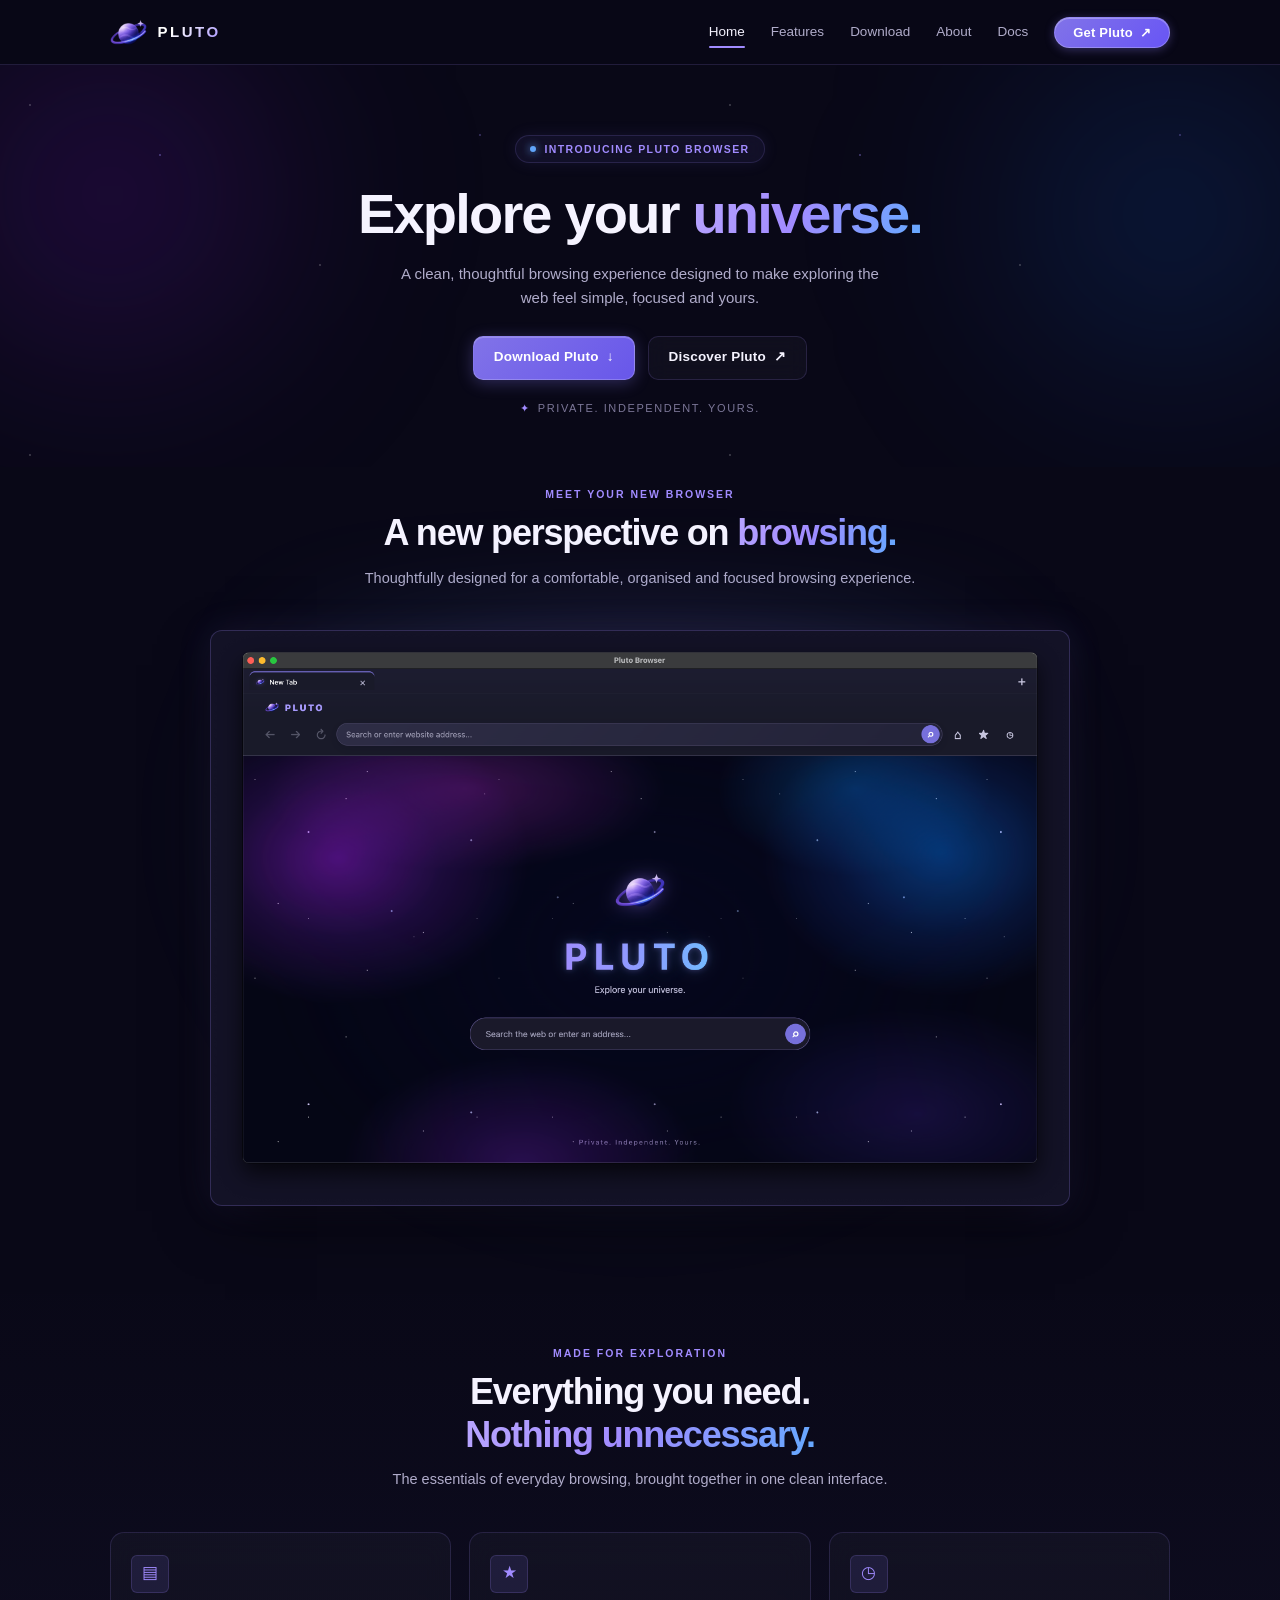
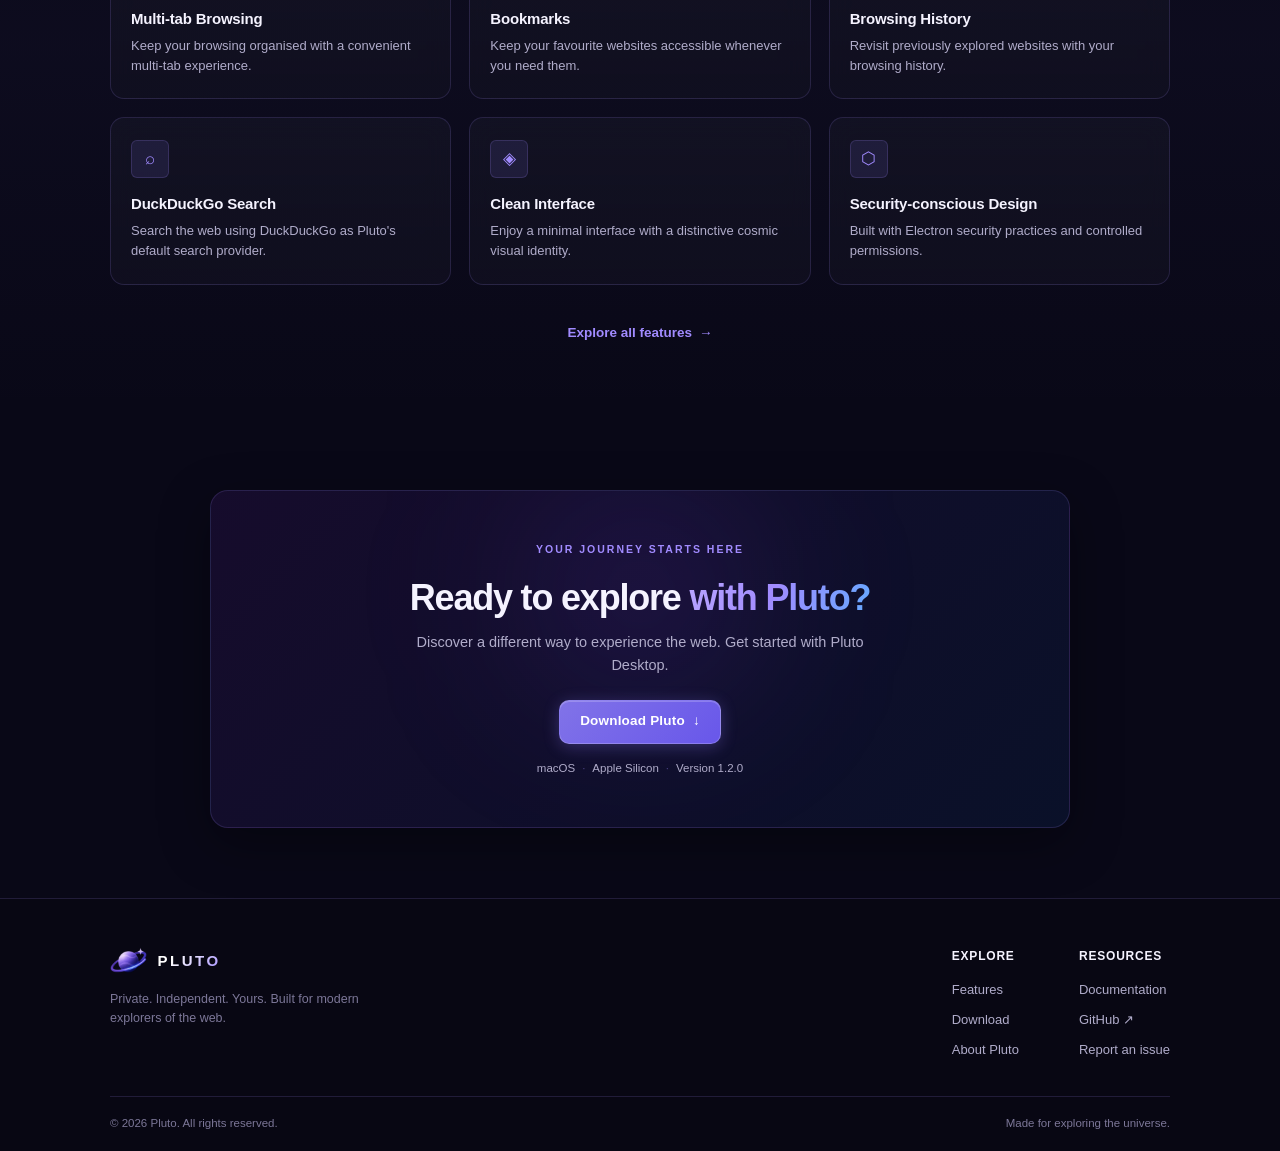
<file: index.html>
<!DOCTYPE html>
<html lang="en">
<head>
    <meta charset="UTF-8">
    <meta name="viewport" content="width=device-width, initial-scale=1.0">

    <title>Pluto — Explore Your Universe</title>
    <meta name="description" content="Meet Pluto, a clean and thoughtful desktop browser designed for a better browsing experience.">

    <link rel="icon" type="image/png" href="assets/logo/pluto-logo.png">
    <link rel="stylesheet" href="css/variables.css">
    <link rel="stylesheet" href="css/style.css">
    <link rel="stylesheet" href="css/responsive.css">

    <script src="js/main.js" defer></script>
    <script src="js/navigation.js" defer></script>
</head>

<body>

    <a href="#main" class="skip-link">Skip to main content</a>

    <!-- Navigation -->
    <header class="navbar">
        <div class="container nav-container">

            <a href="index.html" class="brand" aria-label="Pluto Browser Home">
                <img src="assets/logo/pluto-logo.png" alt="Pluto Logo">
                <span>PLUTO</span>
            </a>

            <button class="menu-toggle" id="menuToggle"
                    aria-label="Toggle navigation"
                    aria-expanded="false">
                <span></span>
                <span></span>
                <span></span>
            </button>

            <nav class="nav-links" id="navLinks">
                <a href="index.html" class="active">Home</a>
                <a href="features.html">Features</a>
                <a href="download.html">Download</a>
                <a href="about.html">About</a>
                <a href="docs.html">Docs</a>
                <a href="download.html" class="nav-download">Get Pluto <span>↗</span></a>
            </nav>

        </div>
    </header>


    <main id="main">

        <!-- Hero -->
        <section class="hero">
            <div class="hero-glow hero-glow-left"></div>
            <div class="hero-glow hero-glow-right"></div>

            <div class="stars"></div>

            <div class="container hero-content">

                <div class="hero-badge">
                    <span class="status-dot"></span>
                    INTRODUCING PLUTO BROWSER
                </div>

                <h1>
                    Explore your
                    <span>universe.</span>
                </h1>

                <p class="hero-description">
                    A clean, thoughtful browsing experience
                    designed to make exploring the web feel
                    simple, focused and yours.
                </p>

                <div class="hero-actions">
                    <a href="download.html" class="btn btn-primary">
                        Download Pluto <span>↓</span>
                    </a>

                    <a href="features.html" class="btn btn-secondary">
                        Discover Pluto <span>↗</span>
                    </a>
                </div>

                <div class="hero-note">
                    <span class="sparkle">✦</span> Private. Independent. Yours.
                </div>

            </div>

        </section>


        <!-- Browser Preview -->
        <section class="preview-section">
            <div class="container">

                <div class="section-heading">
                    <span class="eyebrow">MEET YOUR NEW BROWSER</span>

                    <h2>
                        A new perspective on
                        <span>browsing.</span>
                    </h2>

                    <p>
                        Thoughtfully designed for a comfortable,
                        organised and focused browsing experience.
                    </p>
                </div>

                <div class="browser-preview-wrapper">
                    <div class="preview-glow"></div>

                    <div class="browser-preview">
                        <img
                            src="assets/screenshots/pluto-homepage.png"
                            alt="Pluto Desktop Browser interface screenshot"
                            loading="lazy"
                        >
                    </div>
                </div>

            </div>
        </section>


        <!-- Features -->
        <section class="features-section">
            <div class="container">

                <div class="section-heading">
                    <span class="eyebrow">MADE FOR EXPLORATION</span>

                    <h2>
                        Everything you need.
                        <span>Nothing unnecessary.</span>
                    </h2>

                    <p>
                        The essentials of everyday browsing,
                        brought together in one clean interface.
                    </p>
                </div>

                <div class="feature-grid">

                    <article class="feature-card">
                        <div class="feature-icon">▤</div>
                        <h3>Multi-tab Browsing</h3>
                        <p>
                            Keep your browsing organised
                            with a convenient multi-tab experience.
                        </p>
                    </article>

                    <article class="feature-card">
                        <div class="feature-icon">★</div>
                        <h3>Bookmarks</h3>
                        <p>
                            Keep your favourite websites
                            accessible whenever you need them.
                        </p>
                    </article>

                    <article class="feature-card">
                        <div class="feature-icon">◷</div>
                        <h3>Browsing History</h3>
                        <p>
                            Revisit previously explored websites
                            with your browsing history.
                        </p>
                    </article>

                    <article class="feature-card">
                        <div class="feature-icon">⌕</div>
                        <h3>DuckDuckGo Search</h3>
                        <p>
                            Search the web using DuckDuckGo
                            as Pluto's default search provider.
                        </p>
                    </article>

                    <article class="feature-card">
                        <div class="feature-icon">◈</div>
                        <h3>Clean Interface</h3>
                        <p>
                            Enjoy a minimal interface with
                            a distinctive cosmic visual identity.
                        </p>
                    </article>

                    <article class="feature-card">
                        <div class="feature-icon">⬡</div>
                        <h3>Security-conscious Design</h3>
                        <p>
                            Built with Electron security
                            practices and controlled permissions.
                        </p>
                    </article>

                </div>

                <div class="features-link">
                    <a href="features.html">
                        Explore all features <span>→</span>
                    </a>
                </div>

            </div>
        </section>


        <!-- Download CTA -->
        <section class="download-section">
            <div class="container">

                <div class="download-card">

                    <div class="download-glow"></div>

                    <span class="eyebrow">YOUR JOURNEY STARTS HERE</span>

                    <h2>
                        Ready to explore
                        <span>with Pluto?</span>
                    </h2>

                    <p>
                        Discover a different way to experience
                        the web. Get started with Pluto Desktop.
                    </p>

                    <a
                        href="https://github.com/ParamMavani/pluto-browser/releases/download/v1.2.0/Pluto-1.2.0-arm64.dmg"
                        target="_blank"
                        rel="noopener noreferrer"
                        class="btn btn-primary"
                    >
                        Download Pluto <span>↓</span>
                    </a>

                    <div class="download-specs">
                        <span class="spec-tag">macOS</span>
                        <span class="spec-dot">·</span>
                        <span class="spec-tag">Apple Silicon</span>
                        <span class="spec-dot">·</span>
                        <span class="spec-tag">Version 1.2.0</span>
                    </div>

                </div>

            </div>
        </section>

    </main>


    <!-- Footer -->
    <footer class="footer">
        <div class="container">

            <div class="footer-main">

                <div class="footer-brand">
                    <a href="index.html" class="brand" aria-label="Pluto Browser Home">
                        <img src="assets/logo/pluto-logo.png" alt="Pluto Logo">
                        <span>PLUTO</span>
                    </a>

                    <p>Private. Independent. Yours. Built for modern explorers of the web.</p>
                </div>

                <div class="footer-nav">
                    <div class="footer-column">
                        <h4>Explore</h4>
                        <a href="features.html">Features</a>
                        <a href="download.html">Download</a>
                        <a href="about.html">About Pluto</a>
                    </div>

                    <div class="footer-column">
                        <h4>Resources</h4>
                        <a href="docs.html">Documentation</a>
                        <a href="https://github.com/ParamMavani/pluto-browser"
                           target="_blank"
                           rel="noopener noreferrer">GitHub <span>↗</span></a>
                        <a href="https://github.com/ParamMavani/pluto-browser/issues"
                           target="_blank"
                           rel="noopener noreferrer">Report an issue</a>
                    </div>
                </div>

            </div>

            <div class="footer-bottom">
                <p>© <span id="currentYear"></span> Pluto. All rights reserved.</p>
                <p>Made for exploring the universe.</p>
            </div>

        </div>
    </footer>

</body>
</html>
</file>
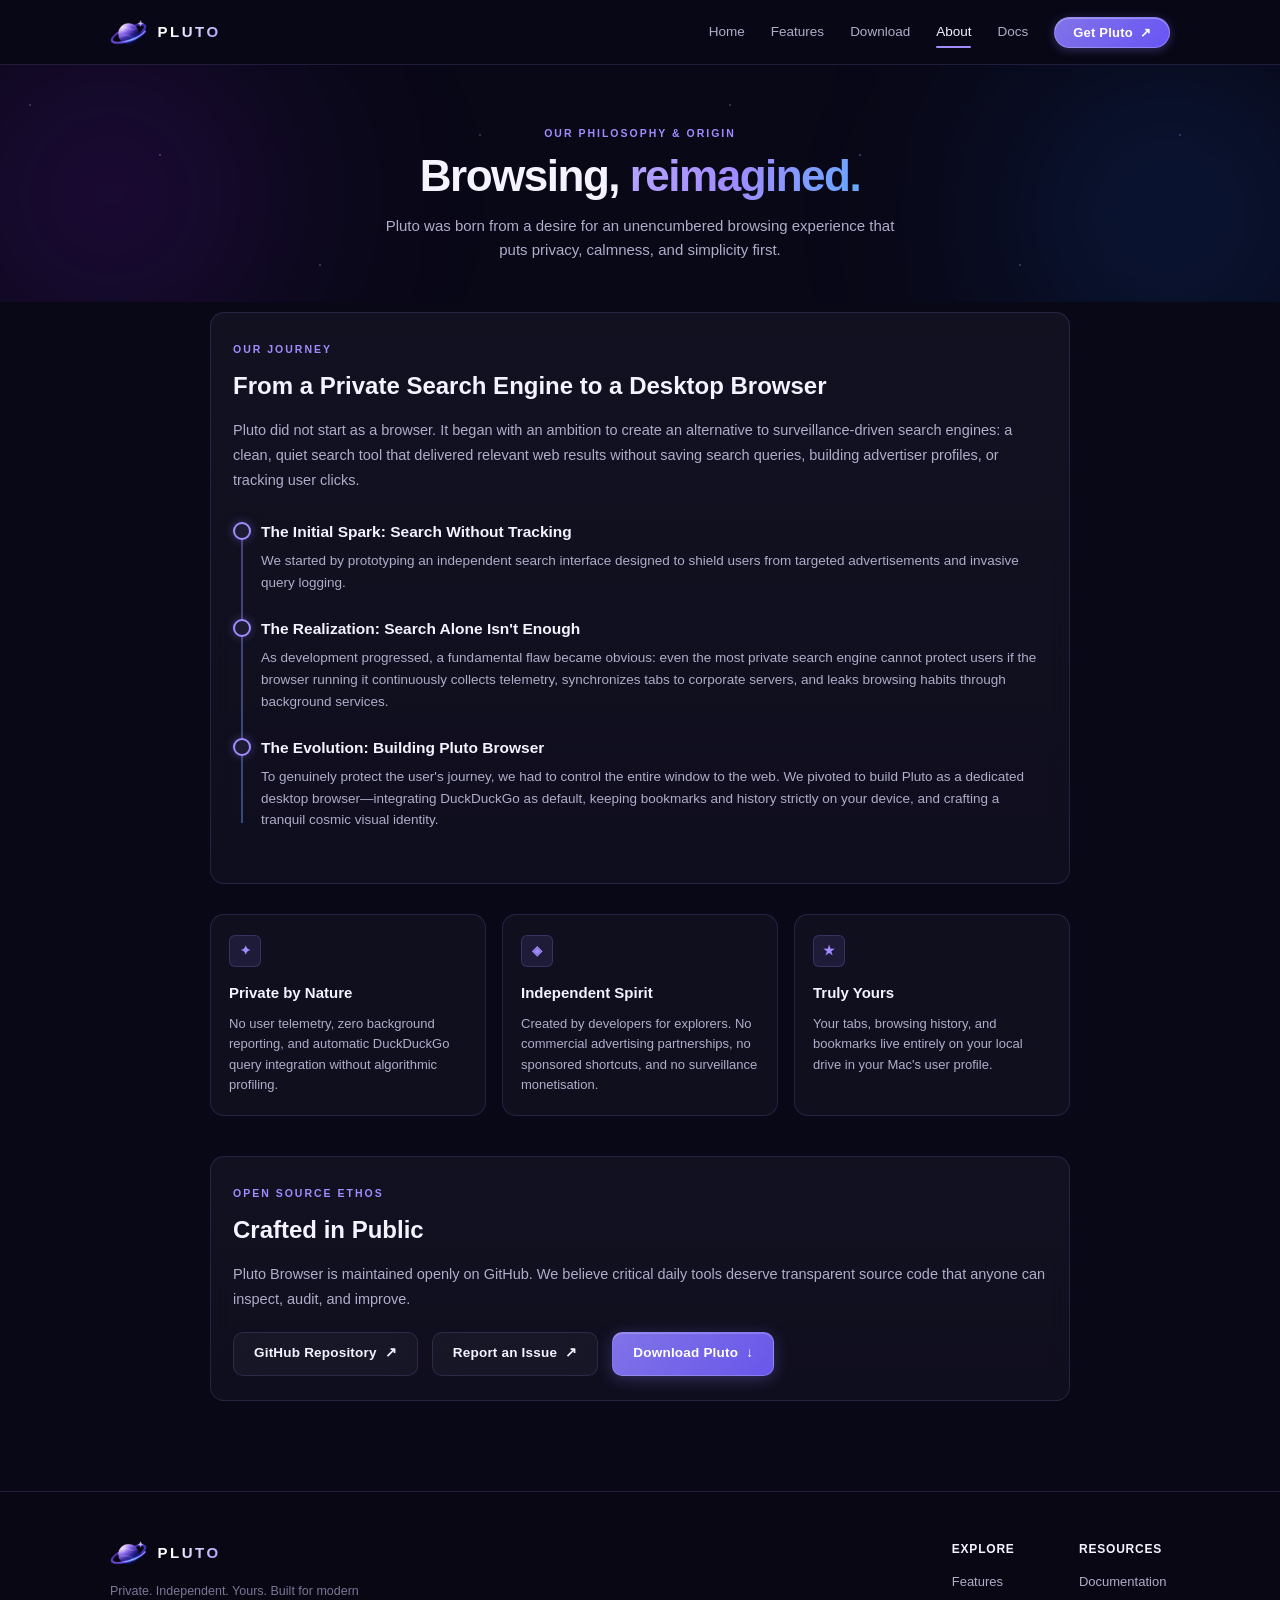
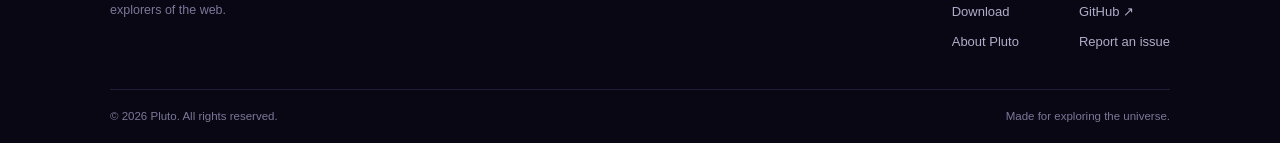
<file: about.html>
<!DOCTYPE html>
<html lang="en">
<head>
    <meta charset="UTF-8">
    <meta name="viewport" content="width=device-width, initial-scale=1.0">

    <title>About Pluto — Private, Independent, Yours</title>
    <meta name="description" content="Learn about Pluto's mission: building an independent, respectful, and thoughtfully crafted desktop browser.">

    <link rel="icon" type="image/png" href="assets/logo/pluto-logo.png">
    <link rel="stylesheet" href="css/variables.css">
    <link rel="stylesheet" href="css/style.css">
    <link rel="stylesheet" href="css/responsive.css">

    <script src="js/main.js" defer></script>
    <script src="js/navigation.js" defer></script>
</head>

<body>

    <a href="#main" class="skip-link">Skip to main content</a>

    <!-- Navigation -->
    <header class="navbar">
        <div class="container nav-container">

            <a href="index.html" class="brand" aria-label="Pluto Browser Home">
                <img src="assets/logo/pluto-logo.png" alt="Pluto Logo">
                <span>PLUTO</span>
            </a>

            <button class="menu-toggle" id="menuToggle"
                    aria-label="Toggle navigation"
                    aria-expanded="false">
                <span></span>
                <span></span>
                <span></span>
            </button>

            <nav class="nav-links" id="navLinks">
                <a href="index.html">Home</a>
                <a href="features.html">Features</a>
                <a href="download.html">Download</a>
                <a href="about.html" class="active">About</a>
                <a href="docs.html">Docs</a>
                <a href="download.html" class="nav-download">Get Pluto <span>↗</span></a>
            </nav>

        </div>
    </header>

    <main id="main">

        <!-- Page Header -->
        <section class="page-header">
            <div class="hero-glow hero-glow-left"></div>
            <div class="hero-glow hero-glow-right"></div>
            <div class="stars"></div>

            <div class="container hero-content">
                <span class="eyebrow">OUR PHILOSOPHY & ORIGIN</span>
                <h1>
                    Browsing,
                    <span>reimagined.</span>
                </h1>
                <p>
                    Pluto was born from a desire for an unencumbered browsing experience that puts privacy, calmness, and simplicity first.
                </p>
            </div>
        </section>

        <!-- About Content -->
        <section class="section" style="padding-top: 10px;">
            <div class="container" style="max-width: 860px;">

                <!-- The Origin Story & Journey -->
                <div class="content-card">
                    <span class="eyebrow">OUR JOURNEY</span>
                    <h2 style="font-size: 24px; margin-bottom: 14px;">From a Private Search Engine to a Desktop Browser</h2>
                    <p style="color: var(--text-secondary); line-height: 1.7; margin-bottom: 20px;">
                        Pluto did not start as a browser. It began with an ambition to create an alternative to surveillance-driven search engines: a clean, quiet search tool that delivered relevant web results without saving search queries, building advertiser profiles, or tracking user clicks.
                    </p>

                    <div class="timeline">
                        <div class="timeline-item">
                            <div class="timeline-dot"></div>
                            <div class="timeline-content">
                                <h3>The Initial Spark: Search Without Tracking</h3>
                                <p>We started by prototyping an independent search interface designed to shield users from targeted advertisements and invasive query logging.</p>
                            </div>
                        </div>

                        <div class="timeline-item">
                            <div class="timeline-dot"></div>
                            <div class="timeline-content">
                                <h3>The Realization: Search Alone Isn't Enough</h3>
                                <p>As development progressed, a fundamental flaw became obvious: even the most private search engine cannot protect users if the browser running it continuously collects telemetry, synchronizes tabs to corporate servers, and leaks browsing habits through background services.</p>
                            </div>
                        </div>

                        <div class="timeline-item">
                            <div class="timeline-dot"></div>
                            <div class="timeline-content">
                                <h3>The Evolution: Building Pluto Browser</h3>
                                <p>To genuinely protect the user's journey, we had to control the entire window to the web. We pivoted to build Pluto as a dedicated desktop browser—integrating DuckDuckGo as default, keeping bookmarks and history strictly on your device, and crafting a tranquil cosmic visual identity.</p>
                            </div>
                        </div>
                    </div>
                </div>

                <!-- Core Pillars -->
                <div class="step-grid" style="grid-template-columns: repeat(3, 1fr); margin-top: 30px; margin-bottom: 40px;">
                    <div class="step-card">
                        <div class="step-number">✦</div>
                        <h3>Private by Nature</h3>
                        <p>No user telemetry, zero background reporting, and automatic DuckDuckGo query integration without algorithmic profiling.</p>
                    </div>

                    <div class="step-card">
                        <div class="step-number">◈</div>
                        <h3>Independent Spirit</h3>
                        <p>Created by developers for explorers. No commercial advertising partnerships, no sponsored shortcuts, and no surveillance monetisation.</p>
                    </div>

                    <div class="step-card">
                        <div class="step-number">★</div>
                        <h3>Truly Yours</h3>
                        <p>Your tabs, browsing history, and bookmarks live entirely on your local drive in your Mac's user profile.</p>
                    </div>
                </div>

                <!-- Open Source & Community -->
                <div class="content-card">
                    <span class="eyebrow">OPEN SOURCE ETHOS</span>
                    <h2 style="font-size: 24px; margin-bottom: 14px;">Crafted in Public</h2>
                    <p style="color: var(--text-secondary); line-height: 1.7; margin-bottom: 20px;">
                        Pluto Browser is maintained openly on GitHub. We believe critical daily tools deserve transparent source code that anyone can inspect, audit, and improve.
                    </p>
                    <div class="hero-actions" style="justify-content: flex-start; gap: 14px;">
                        <a href="https://github.com/ParamMavani/pluto-browser" target="_blank" rel="noopener noreferrer" class="btn btn-secondary">
                            GitHub Repository <span>↗</span>
                        </a>
                        <a href="https://github.com/ParamMavani/pluto-browser/issues" target="_blank" rel="noopener noreferrer" class="btn btn-secondary">
                            Report an Issue <span>↗</span>
                        </a>
                        <a href="download.html" class="btn btn-primary">
                            Download Pluto <span>↓</span>
                        </a>
                    </div>
                </div>

            </div>
        </section>

    </main>

    <!-- Footer -->
    <footer class="footer">
        <div class="container">

            <div class="footer-main">

                <div class="footer-brand">
                    <a href="index.html" class="brand" aria-label="Pluto Browser Home">
                        <img src="assets/logo/pluto-logo.png" alt="Pluto Logo">
                        <span>PLUTO</span>
                    </a>

                    <p>Private. Independent. Yours. Built for modern explorers of the web.</p>
                </div>

                <div class="footer-nav">
                    <div class="footer-column">
                        <h4>Explore</h4>
                        <a href="features.html">Features</a>
                        <a href="download.html">Download</a>
                        <a href="about.html">About Pluto</a>
                    </div>

                    <div class="footer-column">
                        <h4>Resources</h4>
                        <a href="docs.html">Documentation</a>
                        <a href="https://github.com/ParamMavani/pluto-browser"
                           target="_blank"
                           rel="noopener noreferrer">GitHub <span>↗</span></a>
                        <a href="https://github.com/ParamMavani/pluto-browser/issues"
                           target="_blank"
                           rel="noopener noreferrer">Report an issue</a>
                    </div>
                </div>

            </div>

            <div class="footer-bottom">
                <p>© <span id="currentYear"></span> Pluto. All rights reserved.</p>
                <p>Made for exploring the universe.</p>
            </div>

        </div>
    </footer>

</body>
</html>
</file>
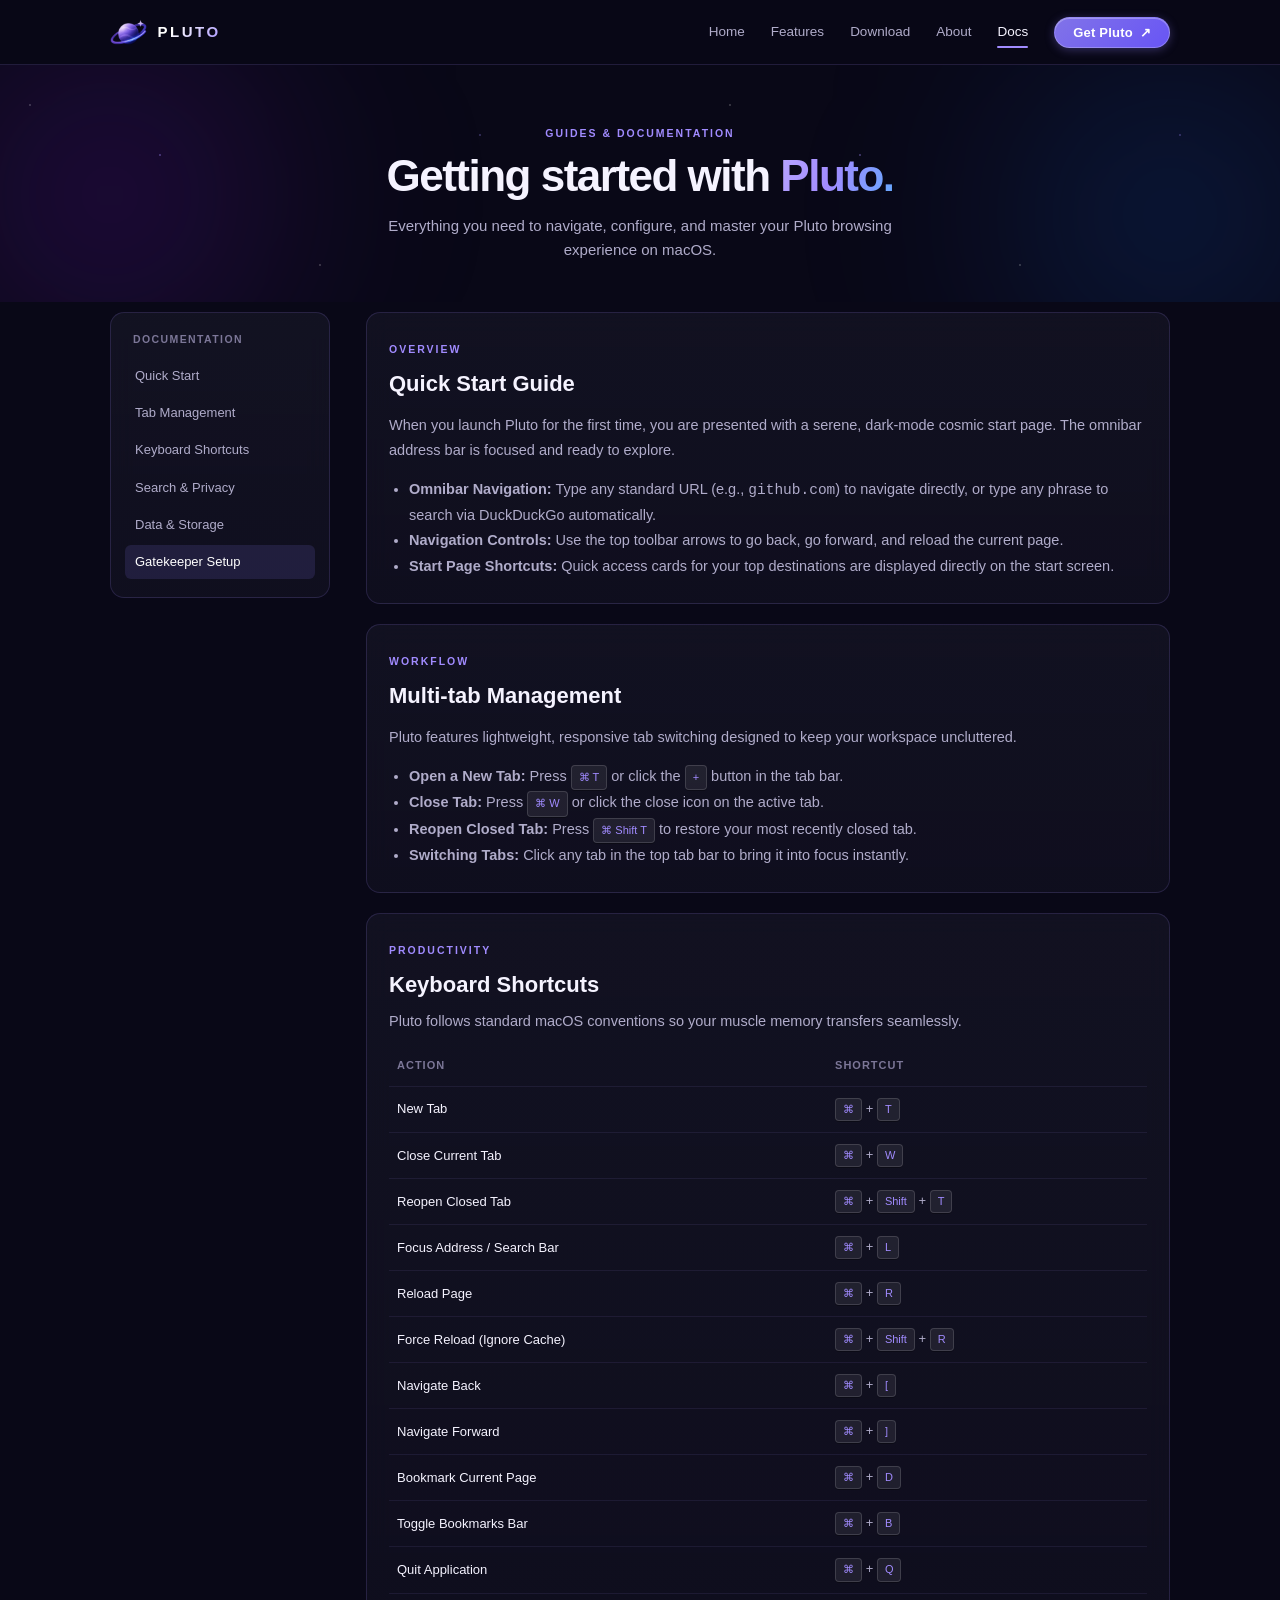
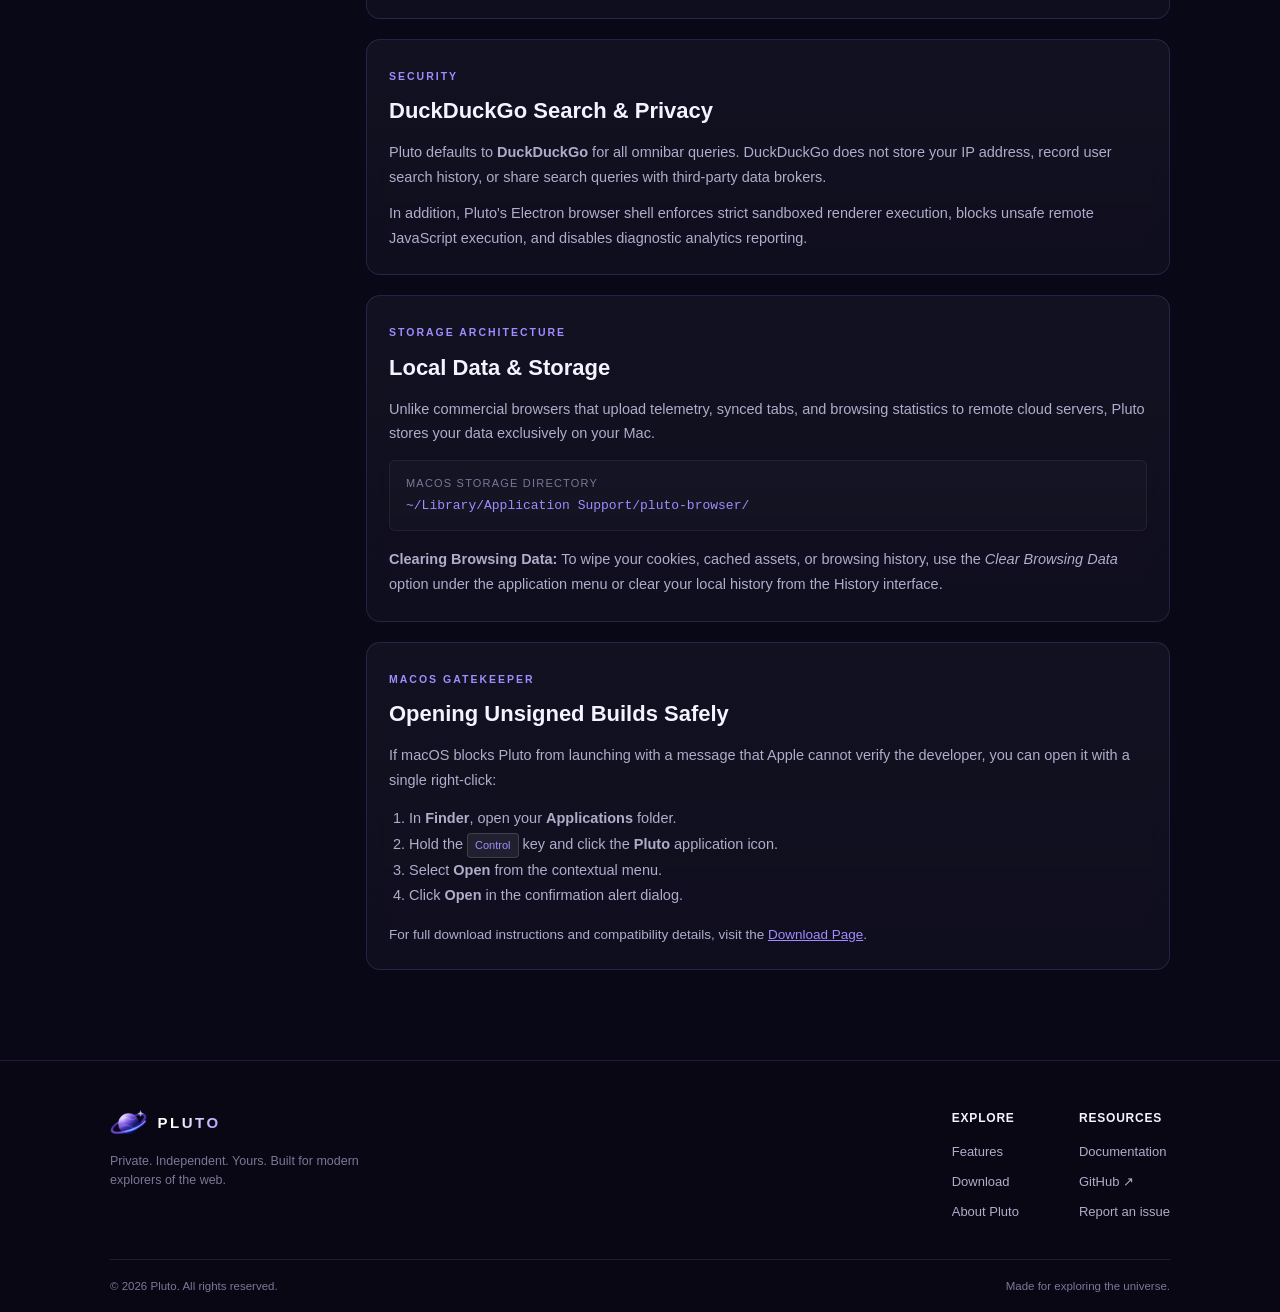
<file: docs.html>
<!DOCTYPE html>
<html lang="en">
<head>
    <meta charset="UTF-8">
    <meta name="viewport" content="width=device-width, initial-scale=1.0">

    <title>Documentation — Pluto Browser</title>
    <meta name="description" content="Official documentation, guides, and keyboard shortcuts for Pluto Desktop Browser on macOS.">

    <link rel="icon" type="image/png" href="assets/logo/pluto-logo.png">
    <link rel="stylesheet" href="css/variables.css">
    <link rel="stylesheet" href="css/style.css">
    <link rel="stylesheet" href="css/responsive.css">

    <script src="js/main.js" defer></script>
    <script src="js/navigation.js" defer></script>
</head>

<body>

    <a href="#main" class="skip-link">Skip to main content</a>

    <!-- Navigation -->
    <header class="navbar">
        <div class="container nav-container">

            <a href="index.html" class="brand" aria-label="Pluto Browser Home">
                <img src="assets/logo/pluto-logo.png" alt="Pluto Logo">
                <span>PLUTO</span>
            </a>

            <button class="menu-toggle" id="menuToggle"
                    aria-label="Toggle navigation"
                    aria-expanded="false">
                <span></span>
                <span></span>
                <span></span>
            </button>

            <nav class="nav-links" id="navLinks">
                <a href="index.html">Home</a>
                <a href="features.html">Features</a>
                <a href="download.html">Download</a>
                <a href="about.html">About</a>
                <a href="docs.html" class="active">Docs</a>
                <a href="download.html" class="nav-download">Get Pluto <span>↗</span></a>
            </nav>

        </div>
    </header>

    <main id="main">

        <!-- Page Header -->
        <section class="page-header">
            <div class="hero-glow hero-glow-left"></div>
            <div class="hero-glow hero-glow-right"></div>
            <div class="stars"></div>

            <div class="container hero-content">
                <span class="eyebrow">GUIDES & DOCUMENTATION</span>
                <h1>
                    Getting started with
                    <span>Pluto.</span>
                </h1>
                <p>
                    Everything you need to navigate, configure, and master your Pluto browsing experience on macOS.
                </p>
            </div>
        </section>

        <!-- Documentation Layout Section -->
        <section class="section" style="padding-top: 10px;">
            <div class="container">

                <div class="docs-layout">

                    <!-- Sticky Table of Contents Sidebar -->
                    <aside class="docs-sidebar" aria-label="Documentation navigation">
                        <h4>Documentation</h4>
                        <nav class="docs-nav-links">
                            <a href="#quick-start">Quick Start</a>
                            <a href="#tab-management">Tab Management</a>
                            <a href="#keyboard-shortcuts">Keyboard Shortcuts</a>
                            <a href="#search-privacy">Search & Privacy</a>
                            <a href="#data-storage">Data & Storage</a>
                            <a href="#gatekeeper-help">Gatekeeper Setup</a>
                        </nav>
                    </aside>

                    <!-- Main Documentation Content Area -->
                    <div class="docs-content">

                        <!-- Quick Start Section -->
                        <article class="content-card" id="quick-start">
                            <span class="eyebrow">OVERVIEW</span>
                            <h2 style="font-size: 22px; margin-bottom: 12px;">Quick Start Guide</h2>
                            <p style="color: var(--text-secondary); line-height: 1.7; margin-bottom: 14px;">
                                When you launch Pluto for the first time, you are presented with a serene, dark-mode cosmic start page. The omnibar address bar is focused and ready to explore.
                            </p>
                            <ul style="color: var(--text-secondary); line-height: 1.75; padding-left: 20px;">
                                <li><strong>Omnibar Navigation:</strong> Type any standard URL (e.g., <code>github.com</code>) to navigate directly, or type any phrase to search via DuckDuckGo automatically.</li>
                                <li><strong>Navigation Controls:</strong> Use the top toolbar arrows to go back, go forward, and reload the current page.</li>
                                <li><strong>Start Page Shortcuts:</strong> Quick access cards for your top destinations are displayed directly on the start screen.</li>
                            </ul>
                        </article>

                        <!-- Tab Management Section -->
                        <article class="content-card" id="tab-management">
                            <span class="eyebrow">WORKFLOW</span>
                            <h2 style="font-size: 22px; margin-bottom: 12px;">Multi-tab Management</h2>
                            <p style="color: var(--text-secondary); line-height: 1.7; margin-bottom: 14px;">
                                Pluto features lightweight, responsive tab switching designed to keep your workspace uncluttered.
                            </p>
                            <ul style="color: var(--text-secondary); line-height: 1.75; padding-left: 20px;">
                                <li><strong>Open a New Tab:</strong> Press <code class="key-badge">⌘ T</code> or click the <code class="key-badge">+</code> button in the tab bar.</li>
                                <li><strong>Close Tab:</strong> Press <code class="key-badge">⌘ W</code> or click the close icon on the active tab.</li>
                                <li><strong>Reopen Closed Tab:</strong> Press <code class="key-badge">⌘ Shift T</code> to restore your most recently closed tab.</li>
                                <li><strong>Switching Tabs:</strong> Click any tab in the top tab bar to bring it into focus instantly.</li>
                            </ul>
                        </article>

                        <!-- Keyboard Shortcuts Section -->
                        <article class="content-card" id="keyboard-shortcuts">
                            <span class="eyebrow">PRODUCTIVITY</span>
                            <h2 style="font-size: 22px; margin-bottom: 8px;">Keyboard Shortcuts</h2>
                            <p style="color: var(--text-secondary); margin-bottom: 16px;">
                                Pluto follows standard macOS conventions so your muscle memory transfers seamlessly.
                            </p>

                            <table class="shortcut-table">
                                <thead>
                                    <tr style="text-align: left; font-size: 11px; text-transform: uppercase; color: var(--text-muted); letter-spacing: 1px;">
                                        <th style="padding: 8px 8px 12px;">Action</th>
                                        <th style="padding: 8px 8px 12px;">Shortcut</th>
                                    </tr>
                                </thead>
                                <tbody>
                                    <tr>
                                        <td>New Tab</td>
                                        <td><span class="key-badge">⌘</span> + <span class="key-badge">T</span></td>
                                    </tr>
                                    <tr>
                                        <td>Close Current Tab</td>
                                        <td><span class="key-badge">⌘</span> + <span class="key-badge">W</span></td>
                                    </tr>
                                    <tr>
                                        <td>Reopen Closed Tab</td>
                                        <td><span class="key-badge">⌘</span> + <span class="key-badge">Shift</span> + <span class="key-badge">T</span></td>
                                    </tr>
                                    <tr>
                                        <td>Focus Address / Search Bar</td>
                                        <td><span class="key-badge">⌘</span> + <span class="key-badge">L</span></td>
                                    </tr>
                                    <tr>
                                        <td>Reload Page</td>
                                        <td><span class="key-badge">⌘</span> + <span class="key-badge">R</span></td>
                                    </tr>
                                    <tr>
                                        <td>Force Reload (Ignore Cache)</td>
                                        <td><span class="key-badge">⌘</span> + <span class="key-badge">Shift</span> + <span class="key-badge">R</span></td>
                                    </tr>
                                    <tr>
                                        <td>Navigate Back</td>
                                        <td><span class="key-badge">⌘</span> + <span class="key-badge">[</span></td>
                                    </tr>
                                    <tr>
                                        <td>Navigate Forward</td>
                                        <td><span class="key-badge">⌘</span> + <span class="key-badge">]</span></td>
                                    </tr>
                                    <tr>
                                        <td>Bookmark Current Page</td>
                                        <td><span class="key-badge">⌘</span> + <span class="key-badge">D</span></td>
                                    </tr>
                                    <tr>
                                        <td>Toggle Bookmarks Bar</td>
                                        <td><span class="key-badge">⌘</span> + <span class="key-badge">B</span></td>
                                    </tr>
                                    <tr>
                                        <td>Quit Application</td>
                                        <td><span class="key-badge">⌘</span> + <span class="key-badge">Q</span></td>
                                    </tr>
                                </tbody>
                            </table>
                        </article>

                        <!-- Search & Privacy Section -->
                        <article class="content-card" id="search-privacy">
                            <span class="eyebrow">SECURITY</span>
                            <h2 style="font-size: 22px; margin-bottom: 12px;">DuckDuckGo Search & Privacy</h2>
                            <p style="color: var(--text-secondary); line-height: 1.7; margin-bottom: 12px;">
                                Pluto defaults to <strong>DuckDuckGo</strong> for all omnibar queries. DuckDuckGo does not store your IP address, record user search history, or share search queries with third-party data brokers.
                            </p>
                            <p style="color: var(--text-secondary); line-height: 1.7;">
                                In addition, Pluto's Electron browser shell enforces strict sandboxed renderer execution, blocks unsafe remote JavaScript execution, and disables diagnostic analytics reporting.
                            </p>
                        </article>

                        <!-- Local Data & Storage Section -->
                        <article class="content-card" id="data-storage">
                            <span class="eyebrow">STORAGE ARCHITECTURE</span>
                            <h2 style="font-size: 22px; margin-bottom: 12px;">Local Data & Storage</h2>
                            <p style="color: var(--text-secondary); line-height: 1.7; margin-bottom: 14px;">
                                Unlike commercial browsers that upload telemetry, synced tabs, and browsing statistics to remote cloud servers, Pluto stores your data exclusively on your Mac.
                            </p>
                            <div class="spec-item" style="margin-bottom: 16px;">
                                <span class="label">macOS Storage Directory</span>
                                <code style="color: var(--accent-secondary); font-size: 13px; word-break: break-all;">~/Library/Application Support/pluto-browser/</code>
                            </div>
                            <p style="color: var(--text-secondary); line-height: 1.7;">
                                <strong>Clearing Browsing Data:</strong> To wipe your cookies, cached assets, or browsing history, use the <em>Clear Browsing Data</em> option under the application menu or clear your local history from the History interface.
                            </p>
                        </article>

                        <!-- Gatekeeper Setup Section -->
                        <article class="content-card" id="gatekeeper-help">
                            <span class="eyebrow">MACOS GATEKEEPER</span>
                            <h2 style="font-size: 22px; margin-bottom: 12px;">Opening Unsigned Builds Safely</h2>
                            <p style="color: var(--text-secondary); line-height: 1.7; margin-bottom: 14px;">
                                If macOS blocks Pluto from launching with a message that Apple cannot verify the developer, you can open it with a single right-click:
                            </p>
                            <ol style="color: var(--text-secondary); line-height: 1.75; padding-left: 20px; margin-bottom: 16px;">
                                <li>In <strong>Finder</strong>, open your <strong>Applications</strong> folder.</li>
                                <li>Hold the <code class="key-badge">Control</code> key and click the <strong>Pluto</strong> application icon.</li>
                                <li>Select <strong>Open</strong> from the contextual menu.</li>
                                <li>Click <strong>Open</strong> in the confirmation alert dialog.</li>
                            </ol>
                            <p style="color: var(--text-secondary); font-size: 13.5px;">
                                For full download instructions and compatibility details, visit the <a href="download.html" style="color: var(--accent-secondary); text-decoration: underline;">Download Page</a>.
                            </p>
                        </article>

                    </div>

                </div>

            </div>
        </section>

    </main>

    <!-- Footer -->
    <footer class="footer">
        <div class="container">

            <div class="footer-main">

                <div class="footer-brand">
                    <a href="index.html" class="brand" aria-label="Pluto Browser Home">
                        <img src="assets/logo/pluto-logo.png" alt="Pluto Logo">
                        <span>PLUTO</span>
                    </a>

                    <p>Private. Independent. Yours. Built for modern explorers of the web.</p>
                </div>

                <div class="footer-nav">
                    <div class="footer-column">
                        <h4>Explore</h4>
                        <a href="features.html">Features</a>
                        <a href="download.html">Download</a>
                        <a href="about.html">About Pluto</a>
                    </div>

                    <div class="footer-column">
                        <h4>Resources</h4>
                        <a href="docs.html">Documentation</a>
                        <a href="https://github.com/ParamMavani/pluto-browser"
                           target="_blank"
                           rel="noopener noreferrer">GitHub <span>↗</span></a>
                        <a href="https://github.com/ParamMavani/pluto-browser/issues"
                           target="_blank"
                           rel="noopener noreferrer">Report an issue</a>
                    </div>
                </div>

            </div>

            <div class="footer-bottom">
                <p>© <span id="currentYear"></span> Pluto. All rights reserved.</p>
                <p>Made for exploring the universe.</p>
            </div>

        </div>
    </footer>

</body>
</html>
</file>
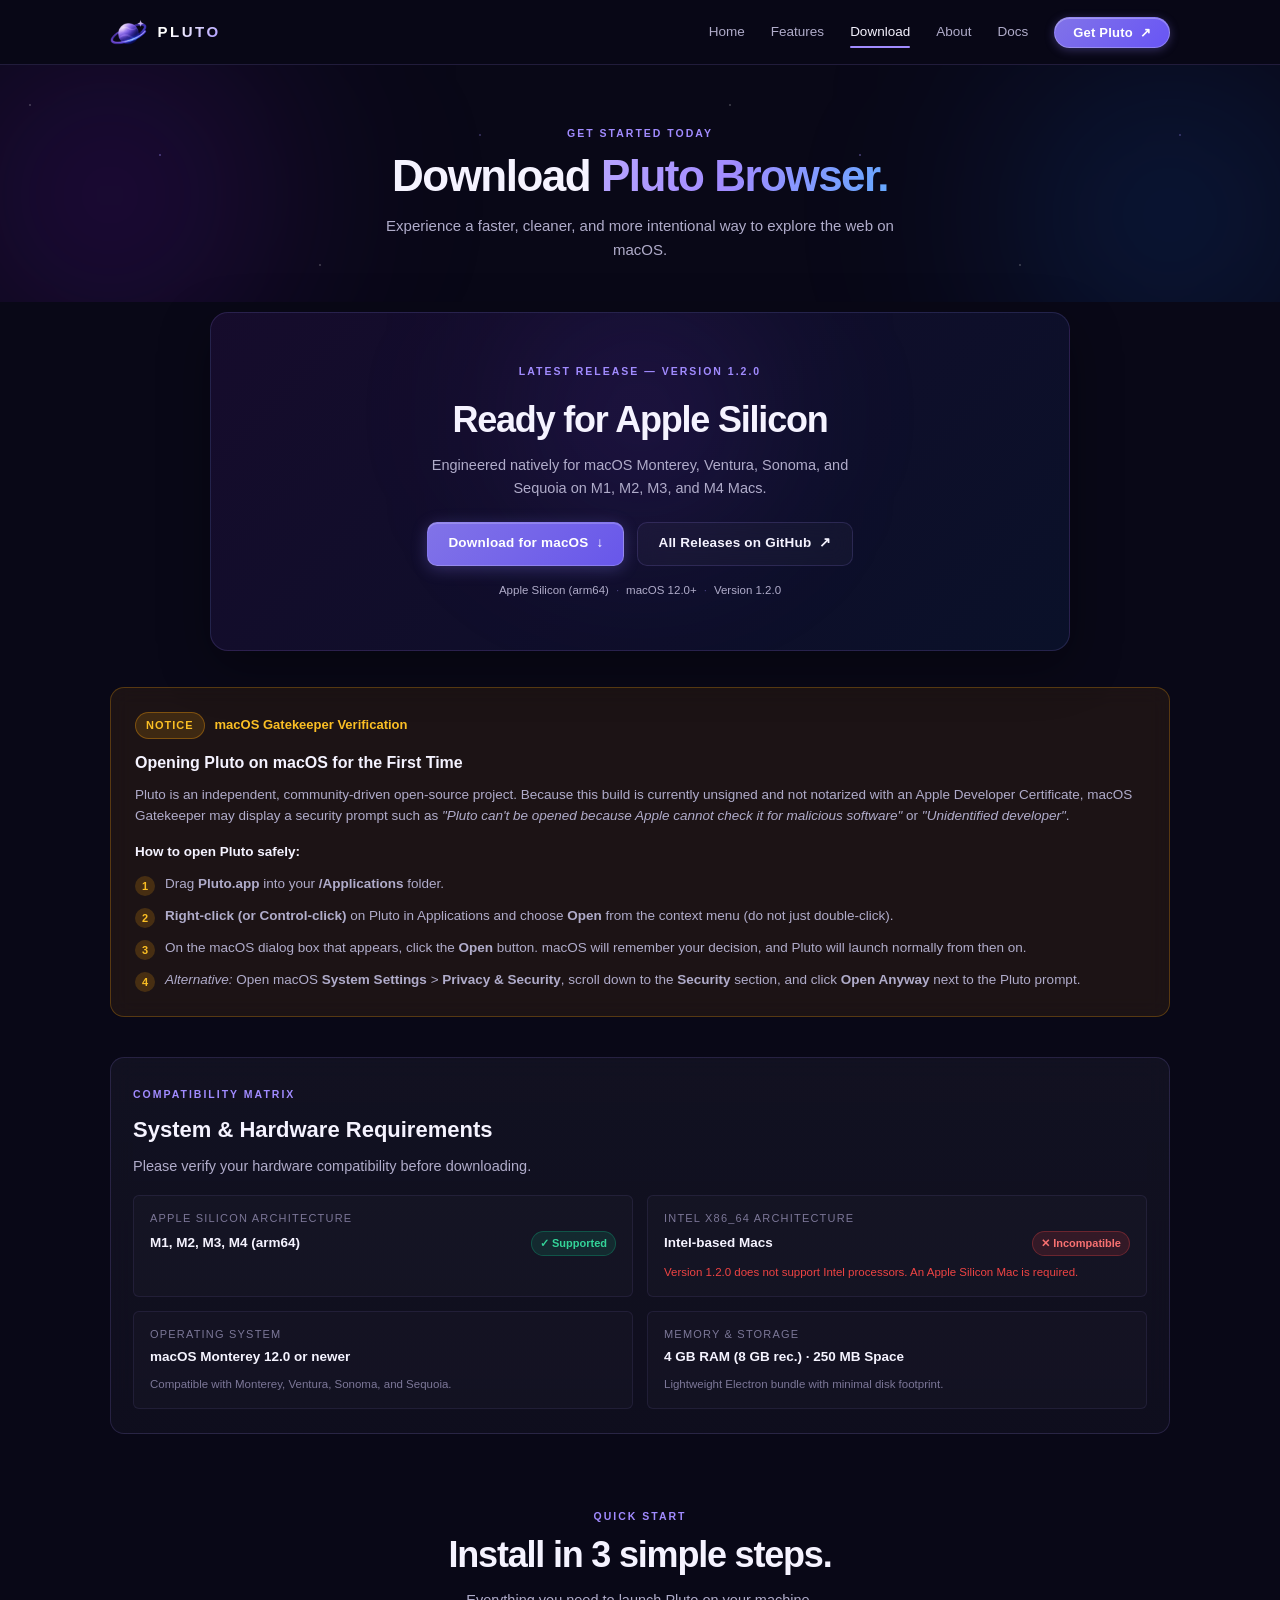
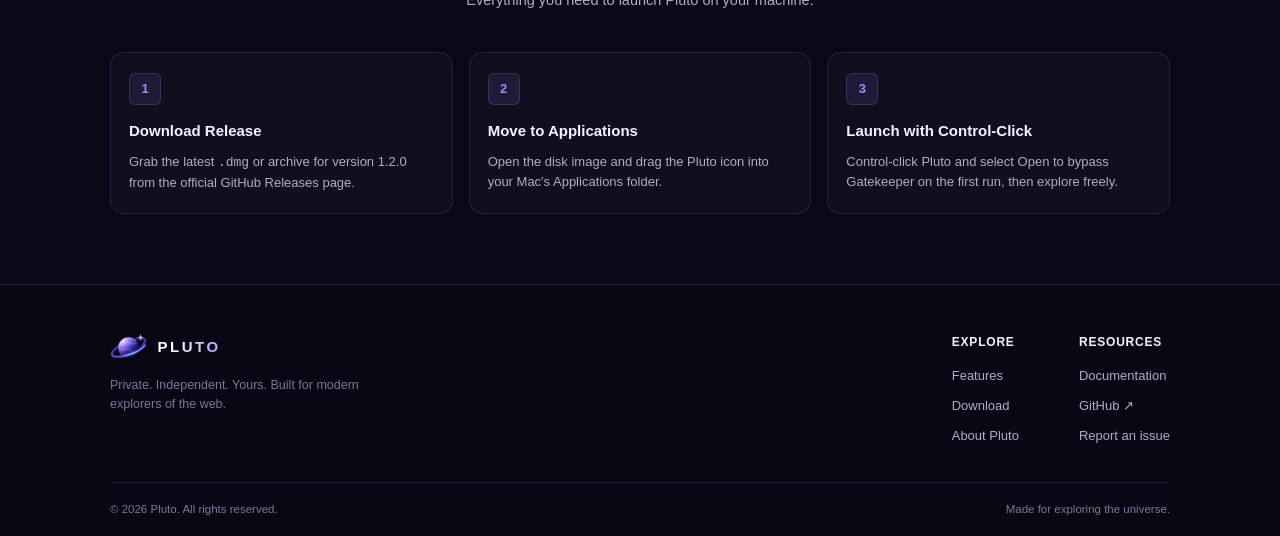
<file: download.html>
<!DOCTYPE html>
<html lang="en">
<head>
    <meta charset="UTF-8">
    <meta name="viewport" content="width=device-width, initial-scale=1.0">

    <title>Download Pluto — Explore Your Universe</title>
    <meta name="description" content="Download Pluto Desktop Browser for macOS. Clean, fast, and thoughtful browsing for Apple Silicon.">

    <link rel="icon" type="image/png" href="assets/logo/pluto-logo.png">
    <link rel="stylesheet" href="css/variables.css">
    <link rel="stylesheet" href="css/style.css">
    <link rel="stylesheet" href="css/responsive.css">

    <script src="js/main.js" defer></script>
    <script src="js/navigation.js" defer></script>
</head>

<body>

    <a href="#main" class="skip-link">Skip to main content</a>

    <!-- Navigation -->
    <header class="navbar">
        <div class="container nav-container">

            <a href="index.html" class="brand" aria-label="Pluto Browser Home">
                <img src="assets/logo/pluto-logo.png" alt="Pluto Logo">
                <span>PLUTO</span>
            </a>

            <button class="menu-toggle" id="menuToggle"
                    aria-label="Toggle navigation"
                    aria-expanded="false">
                <span></span>
                <span></span>
                <span></span>
            </button>

            <nav class="nav-links" id="navLinks">
                <a href="index.html">Home</a>
                <a href="features.html">Features</a>
                <a href="download.html" class="active">Download</a>
                <a href="about.html">About</a>
                <a href="docs.html">Docs</a>
                <a href="download.html" class="nav-download">Get Pluto <span>↗</span></a>
            </nav>

        </div>
    </header>

    <main id="main">

        <!-- Page Header -->
        <section class="page-header">
            <div class="hero-glow hero-glow-left"></div>
            <div class="hero-glow hero-glow-right"></div>
            <div class="stars"></div>

            <div class="container hero-content">
                <span class="eyebrow">GET STARTED TODAY</span>
                <h1>
                    Download
                    <span>Pluto Browser.</span>
                </h1>
                <p>
                    Experience a faster, cleaner, and more intentional way to explore the web on macOS.
                </p>
            </div>
        </section>

        <!-- Download Main Section -->
        <section class="download-section" style="padding-top: 10px;">
            <div class="container">

                <!-- Main Release Card -->
                <div class="download-card">
                    <div class="download-glow"></div>

                    <span class="eyebrow">LATEST RELEASE — VERSION 1.2.0</span>

                    <h2>Ready for Apple Silicon</h2>
                    <p>
                        Engineered natively for macOS Monterey, Ventura, Sonoma, and Sequoia on M1, M2, M3, and M4 Macs.
                    </p>

                    <div class="hero-actions">
                        <a
                            href="https://github.com/ParamMavani/pluto-browser/releases/download/v1.2.0/Pluto-1.2.0-arm64.dmg"
                            target="_blank"
                            rel="noopener noreferrer"
                            class="btn btn-primary"
                        >
                            Download for macOS <span>↓</span>
                        </a>

                        <a
                            href="https://github.com/ParamMavani/pluto-browser/releases"
                            target="_blank"
                            rel="noopener noreferrer"
                            class="btn btn-secondary"
                        >
                            All Releases on GitHub <span>↗</span>
                        </a>
                    </div>

                    <div class="download-specs">
                        <span class="spec-tag">Apple Silicon (arm64)</span>
                        <span class="spec-dot">·</span>
                        <span class="spec-tag">macOS 12.0+</span>
                        <span class="spec-dot">·</span>
                        <span class="spec-tag">Version 1.2.0</span>
                    </div>
                </div>

                <!-- Gatekeeper Unsigned Build Notice -->
                <div class="notice-card">
                    <div class="notice-header">
                        <span class="notice-badge">Notice</span>
                        <span style="font-size: 13px; font-weight: 700; color: #fbbf24;">macOS Gatekeeper Verification</span>
                    </div>
                    <h3>Opening Pluto on macOS for the First Time</h3>
                    <p>
                        Pluto is an independent, community-driven open-source project. Because this build is currently unsigned and not notarized with an Apple Developer Certificate, macOS Gatekeeper may display a security prompt such as <em>"Pluto can't be opened because Apple cannot check it for malicious software"</em> or <em>"Unidentified developer"</em>.
                    </p>
                    <p style="font-weight: 600; color: var(--text-primary); margin-bottom: 8px;">
                        How to open Pluto safely:
                    </p>
                    <ul class="notice-steps">
                        <li>
                            <span class="step-bullet">1</span>
                            <div>
                                Drag <strong>Pluto.app</strong> into your <strong>/Applications</strong> folder.
                            </div>
                        </li>
                        <li>
                            <span class="step-bullet">2</span>
                            <div>
                                <strong>Right-click (or Control-click)</strong> on Pluto in Applications and choose <strong>Open</strong> from the context menu (do not just double-click).
                            </div>
                        </li>
                        <li>
                            <span class="step-bullet">3</span>
                            <div>
                                On the macOS dialog box that appears, click the <strong>Open</strong> button. macOS will remember your decision, and Pluto will launch normally from then on.
                            </div>
                        </li>
                        <li>
                            <span class="step-bullet">4</span>
                            <div>
                                <em>Alternative:</em> Open macOS <strong>System Settings</strong> &gt; <strong>Privacy & Security</strong>, scroll down to the <strong>Security</strong> section, and click <strong>Open Anyway</strong> next to the Pluto prompt.
                            </div>
                        </li>
                    </ul>
                </div>

                <!-- System Requirements & Hardware Compatibility -->
                <div class="content-card" style="margin-top: 40px;">
                    <span class="eyebrow">COMPATIBILITY MATRIX</span>
                    <h2 style="font-size: 22px; margin-bottom: 8px;">System & Hardware Requirements</h2>
                    <p style="color: var(--text-secondary); margin-bottom: 16px;">
                        Please verify your hardware compatibility before downloading.
                    </p>

                    <div class="specs-grid">
                        <div class="spec-item">
                            <span class="label">Apple Silicon Architecture</span>
                            <span class="value" style="display: flex; align-items: center; justify-content: space-between;">
                                M1, M2, M3, M4 (arm64)
                                <span class="compat-pill compat-yes">✓ Supported</span>
                            </span>
                        </div>

                        <div class="spec-item">
                            <span class="label">Intel x86_64 Architecture</span>
                            <span class="value" style="display: flex; align-items: center; justify-content: space-between;">
                                Intel-based Macs
                                <span class="compat-pill compat-no">✕ Incompatible</span>
                            </span>
                            <small style="color: var(--accent-danger); font-size: 11.5px; margin-top: 4px;">
                                Version 1.2.0 does not support Intel processors. An Apple Silicon Mac is required.
                            </small>
                        </div>

                        <div class="spec-item">
                            <span class="label">Operating System</span>
                            <span class="value">macOS Monterey 12.0 or newer</span>
                            <small style="color: var(--text-muted); font-size: 11.5px; margin-top: 4px;">
                                Compatible with Monterey, Ventura, Sonoma, and Sequoia.
                            </small>
                        </div>

                        <div class="spec-item">
                            <span class="label">Memory & Storage</span>
                            <span class="value">4 GB RAM (8 GB rec.) · 250 MB Space</span>
                            <small style="color: var(--text-muted); font-size: 11.5px; margin-top: 4px;">
                                Lightweight Electron bundle with minimal disk footprint.
                            </small>
                        </div>
                    </div>
                </div>

                <!-- Installation Steps -->
                <div class="section-heading" style="margin-top: 70px;">
                    <span class="eyebrow">QUICK START</span>
                    <h2>Install in 3 simple steps.</h2>
                    <p>Everything you need to launch Pluto on your machine.</p>
                </div>

                <div class="step-grid">
                    <div class="step-card">
                        <div class="step-number">1</div>
                        <h3>Download Release</h3>
                        <p>Grab the latest <code>.dmg</code> or archive for version 1.2.0 from the official GitHub Releases page.</p>
                    </div>

                    <div class="step-card">
                        <div class="step-number">2</div>
                        <h3>Move to Applications</h3>
                        <p>Open the disk image and drag the Pluto icon into your Mac's Applications folder.</p>
                    </div>

                    <div class="step-card">
                        <div class="step-number">3</div>
                        <h3>Launch with Control-Click</h3>
                        <p>Control-click Pluto and select Open to bypass Gatekeeper on the first run, then explore freely.</p>
                    </div>
                </div>

            </div>
        </section>

    </main>

    <!-- Footer -->
    <footer class="footer">
        <div class="container">

            <div class="footer-main">

                <div class="footer-brand">
                    <a href="index.html" class="brand" aria-label="Pluto Browser Home">
                        <img src="assets/logo/pluto-logo.png" alt="Pluto Logo">
                        <span>PLUTO</span>
                    </a>

                    <p>Private. Independent. Yours. Built for modern explorers of the web.</p>
                </div>

                <div class="footer-nav">
                    <div class="footer-column">
                        <h4>Explore</h4>
                        <a href="features.html">Features</a>
                        <a href="download.html">Download</a>
                        <a href="about.html">About Pluto</a>
                    </div>

                    <div class="footer-column">
                        <h4>Resources</h4>
                        <a href="docs.html">Documentation</a>
                        <a href="https://github.com/ParamMavani/pluto-browser"
                           target="_blank"
                           rel="noopener noreferrer">GitHub <span>↗</span></a>
                        <a href="https://github.com/ParamMavani/pluto-browser/issues"
                           target="_blank"
                           rel="noopener noreferrer">Report an issue</a>
                    </div>
                </div>

            </div>

            <div class="footer-bottom">
                <p>© <span id="currentYear"></span> Pluto. All rights reserved.</p>
                <p>Made for exploring the universe.</p>
            </div>

        </div>
    </footer>

</body>
</html>
</file>
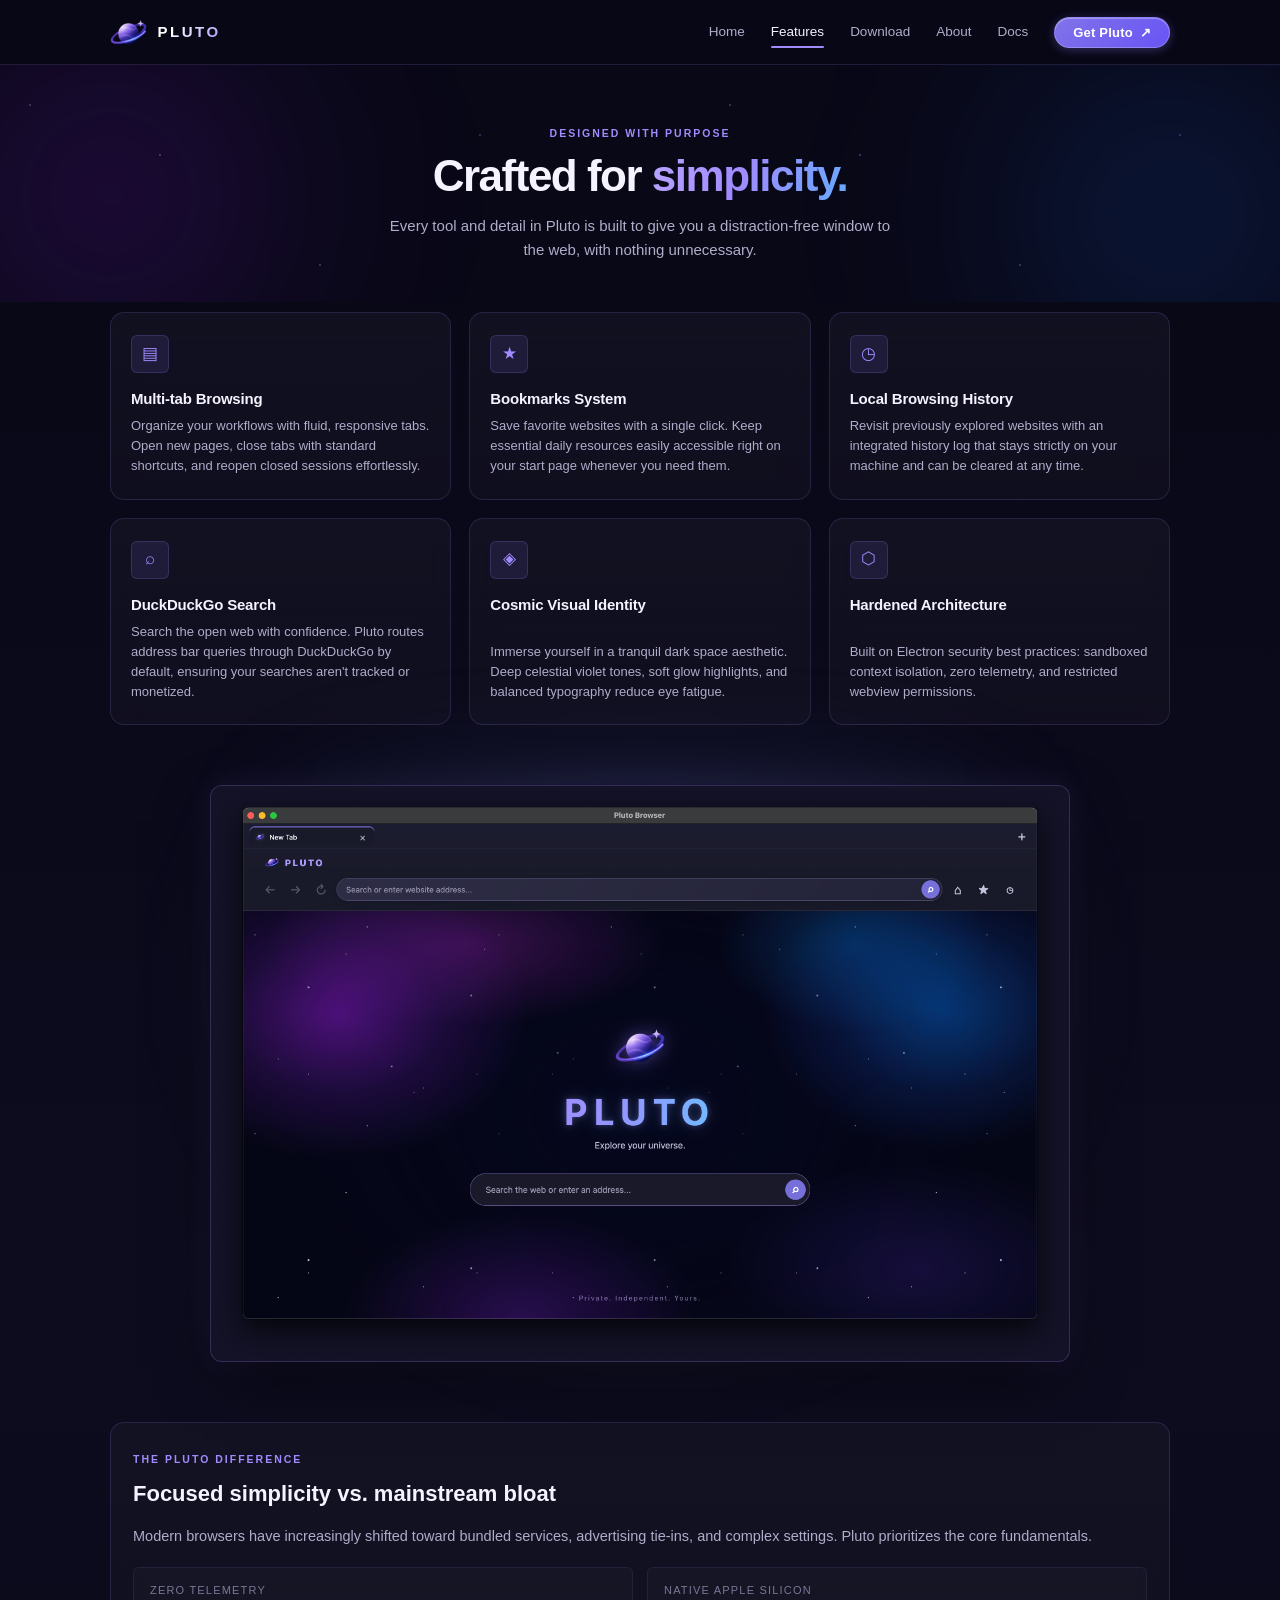
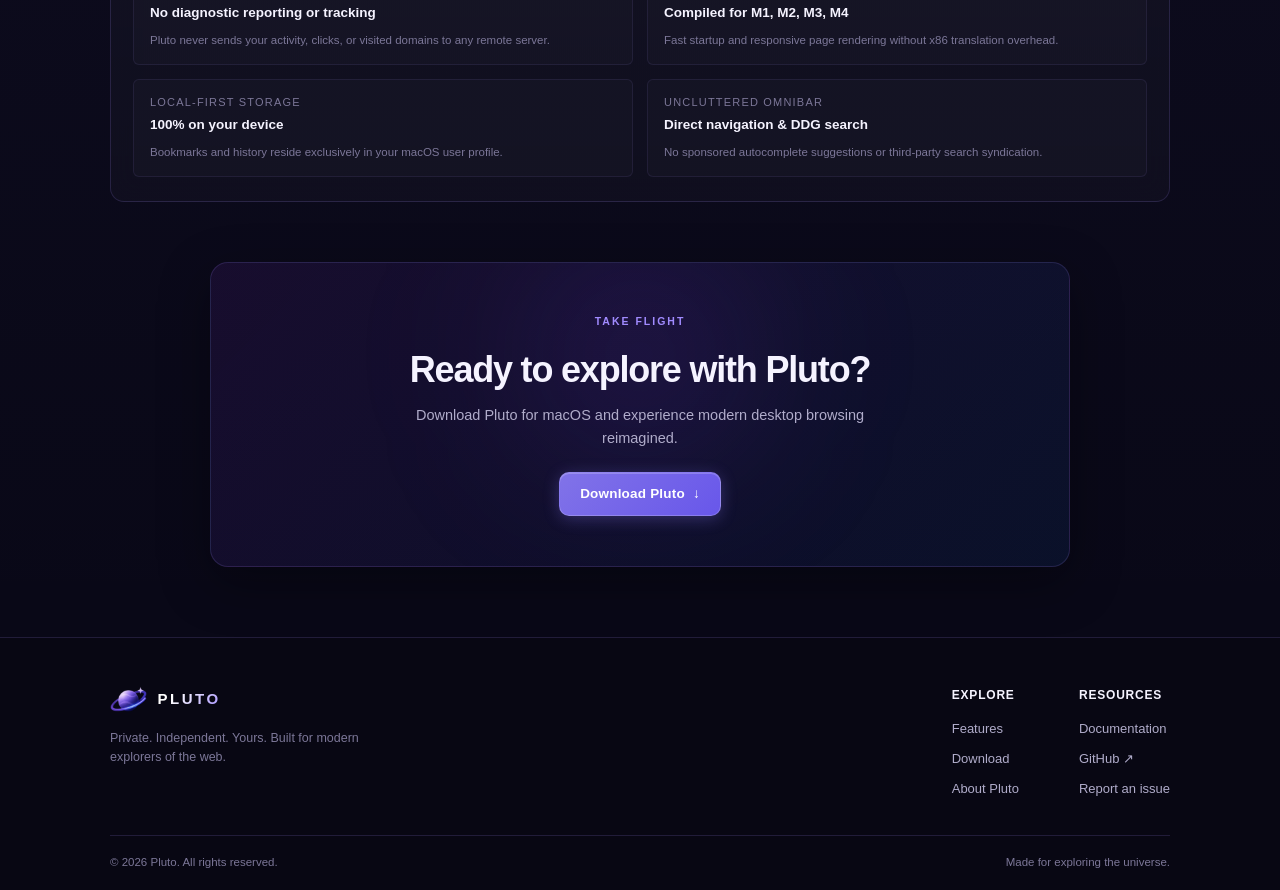
<file: features.html>
<!DOCTYPE html>
<html lang="en">
<head>
    <meta charset="UTF-8">
    <meta name="viewport" content="width=device-width, initial-scale=1.0">

    <title>Features — Pluto Browser</title>
    <meta name="description" content="Discover everything Pluto has to offer: tabs, privacy-conscious search, bookmarks, cosmic interface, and more.">

    <link rel="icon" type="image/png" href="assets/logo/pluto-logo.png">
    <link rel="stylesheet" href="css/variables.css">
    <link rel="stylesheet" href="css/style.css">
    <link rel="stylesheet" href="css/responsive.css">

    <script src="js/main.js" defer></script>
    <script src="js/navigation.js" defer></script>
</head>

<body>

    <a href="#main" class="skip-link">Skip to main content</a>

    <!-- Navigation -->
    <header class="navbar">
        <div class="container nav-container">

            <a href="index.html" class="brand" aria-label="Pluto Browser Home">
                <img src="assets/logo/pluto-logo.png" alt="Pluto Logo">
                <span>PLUTO</span>
            </a>

            <button class="menu-toggle" id="menuToggle"
                    aria-label="Toggle navigation"
                    aria-expanded="false">
                <span></span>
                <span></span>
                <span></span>
            </button>

            <nav class="nav-links" id="navLinks">
                <a href="index.html">Home</a>
                <a href="features.html" class="active">Features</a>
                <a href="download.html">Download</a>
                <a href="about.html">About</a>
                <a href="docs.html">Docs</a>
                <a href="download.html" class="nav-download">Get Pluto <span>↗</span></a>
            </nav>

        </div>
    </header>

    <main id="main">

        <!-- Page Header -->
        <section class="page-header">
            <div class="hero-glow hero-glow-left"></div>
            <div class="hero-glow hero-glow-right"></div>
            <div class="stars"></div>

            <div class="container hero-content">
                <span class="eyebrow">DESIGNED WITH PURPOSE</span>
                <h1>
                    Crafted for
                    <span>simplicity.</span>
                </h1>
                <p>
                    Every tool and detail in Pluto is built to give you a distraction-free window to the web, with nothing unnecessary.
                </p>
            </div>
        </section>

        <!-- Features Showcase -->
        <section class="features-section" style="padding-top: 10px;">
            <div class="container">

                <div class="feature-grid">

                    <article class="feature-card">
                        <div class="feature-icon">▤</div>
                        <h3>Multi-tab Browsing</h3>
                        <p>
                            Organize your workflows with fluid, responsive tabs. Open new pages, close tabs with standard shortcuts, and reopen closed sessions effortlessly.
                        </p>
                    </article>

                    <article class="feature-card">
                        <div class="feature-icon">★</div>
                        <h3>Bookmarks System</h3>
                        <p>
                            Save favorite websites with a single click. Keep essential daily resources easily accessible right on your start page whenever you need them.
                        </p>
                    </article>

                    <article class="feature-card">
                        <div class="feature-icon">◷</div>
                        <h3>Local Browsing History</h3>
                        <p>
                            Revisit previously explored websites with an integrated history log that stays strictly on your machine and can be cleared at any time.
                        </p>
                    </article>

                    <article class="feature-card">
                        <div class="feature-icon">⌕</div>
                        <h3>DuckDuckGo Search</h3>
                        <p>
                            Search the open web with confidence. Pluto routes address bar queries through DuckDuckGo by default, ensuring your searches aren't tracked or monetized.
                        </p>
                    </article>

                    <article class="feature-card">
                        <div class="feature-icon">◈</div>
                        <h3>Cosmic Visual Identity</h3>
                        <p>
                            Immerse yourself in a tranquil dark space aesthetic. Deep celestial violet tones, soft glow highlights, and balanced typography reduce eye fatigue.
                        </p>
                    </article>

                    <article class="feature-card">
                        <div class="feature-icon">⬡</div>
                        <h3>Hardened Architecture</h3>
                        <p>
                            Built on Electron security best practices: sandboxed context isolation, zero telemetry, and restricted webview permissions.
                        </p>
                    </article>

                </div>

                <!-- Feature Deep Dive Preview -->
                <div class="browser-preview-wrapper" style="margin-top: 60px;">
                    <div class="preview-glow"></div>

                    <div class="browser-preview">
                        <img
                            src="assets/screenshots/pluto-homepage.png"
                            alt="Pluto Browser interface preview"
                            loading="lazy"
                        >
                    </div>
                </div>

                <!-- Philosophy Comparison -->
                <div class="content-card" style="margin-top: 60px;">
                    <span class="eyebrow">THE PLUTO DIFFERENCE</span>
                    <h2 style="font-size: 22px; margin-bottom: 14px;">Focused simplicity vs. mainstream bloat</h2>
                    <p style="color: var(--text-secondary); margin-bottom: 20px;">
                        Modern browsers have increasingly shifted toward bundled services, advertising tie-ins, and complex settings. Pluto prioritizes the core fundamentals.
                    </p>

                    <div class="specs-grid">
                        <div class="spec-item">
                            <span class="label">Zero Telemetry</span>
                            <span class="value">No diagnostic reporting or tracking</span>
                            <small style="color: var(--text-muted); font-size: 11.5px; margin-top: 4px;">Pluto never sends your activity, clicks, or visited domains to any remote server.</small>
                        </div>

                        <div class="spec-item">
                            <span class="label">Native Apple Silicon</span>
                            <span class="value">Compiled for M1, M2, M3, M4</span>
                            <small style="color: var(--text-muted); font-size: 11.5px; margin-top: 4px;">Fast startup and responsive page rendering without x86 translation overhead.</small>
                        </div>

                        <div class="spec-item">
                            <span class="label">Local-first Storage</span>
                            <span class="value">100% on your device</span>
                            <small style="color: var(--text-muted); font-size: 11.5px; margin-top: 4px;">Bookmarks and history reside exclusively in your macOS user profile.</small>
                        </div>

                        <div class="spec-item">
                            <span class="label">Uncluttered Omnibar</span>
                            <span class="value">Direct navigation & DDG search</span>
                            <small style="color: var(--text-muted); font-size: 11.5px; margin-top: 4px;">No sponsored autocomplete suggestions or third-party search syndication.</small>
                        </div>
                    </div>
                </div>

                <!-- Call to action -->
                <div class="download-card" style="margin-top: 60px;">
                    <div class="download-glow"></div>
                    <span class="eyebrow">TAKE FLIGHT</span>
                    <h2>Ready to explore with Pluto?</h2>
                    <p>Download Pluto for macOS and experience modern desktop browsing reimagined.</p>
                    <a href="download.html" class="btn btn-primary">Download Pluto <span>↓</span></a>
                </div>

            </div>
        </section>

    </main>

    <!-- Footer -->
    <footer class="footer">
        <div class="container">

            <div class="footer-main">

                <div class="footer-brand">
                    <a href="index.html" class="brand" aria-label="Pluto Browser Home">
                        <img src="assets/logo/pluto-logo.png" alt="Pluto Logo">
                        <span>PLUTO</span>
                    </a>

                    <p>Private. Independent. Yours. Built for modern explorers of the web.</p>
                </div>

                <div class="footer-nav">
                    <div class="footer-column">
                        <h4>Explore</h4>
                        <a href="features.html">Features</a>
                        <a href="download.html">Download</a>
                        <a href="about.html">About Pluto</a>
                    </div>

                    <div class="footer-column">
                        <h4>Resources</h4>
                        <a href="docs.html">Documentation</a>
                        <a href="https://github.com/ParamMavani/pluto-browser"
                           target="_blank"
                           rel="noopener noreferrer">GitHub <span>↗</span></a>
                        <a href="https://github.com/ParamMavani/pluto-browser/issues"
                           target="_blank"
                           rel="noopener noreferrer">Report an issue</a>
                    </div>
                </div>

            </div>

            <div class="footer-bottom">
                <p>© <span id="currentYear"></span> Pluto. All rights reserved.</p>
                <p>Made for exploring the universe.</p>
            </div>

        </div>
    </footer>

</body>
</html>
</file>
<file: css/variables.css>
:root {
  /* Pluto backgrounds */
  --bg-primary: #090817;
  --bg-secondary: #131226;
  --bg-surface: #1d1c34;
  --bg-surface-hover: #262444;

  /* Pluto accents */
  --accent-primary: #8173e8;
  --accent-secondary: #a18bff;
  --accent-blue: #65a9ff;
  --accent-cyan: #38bdf8;

  /* Status and feedback colors */
  --accent-success: #10b981;
  --accent-warning: #f59e0b;
  --accent-warning-bg: rgba(245, 158, 11, 0.08);
  --accent-warning-border: rgba(245, 158, 11, 0.28);
  --accent-danger: #ef4444;

  /* Text colors */
  --text-primary: #f5f3ff;
  --text-secondary: #b0acca;
  --text-muted: #7c7798;

  /* Borders and effects */
  --border-color: rgba(161, 139, 255, 0.16);
  --border-subtle: rgba(161, 139, 255, 0.09);
  --border-glow: rgba(161, 139, 255, 0.4);
  --glow-purple: rgba(129, 115, 232, 0.2);
  --glow-blue: rgba(101, 169, 255, 0.16);

  /* Layout — tightened for better proportions */
  --container-width: 1060px;
  --radius-sm: 6px;
  --radius-md: 10px;
  --radius-lg: 14px;
  --radius-pill: 999px;

  /* Typography */
  --font-main: -apple-system, BlinkMacSystemFont, "SF Pro Display", "Inter", "Segoe UI", Roboto, sans-serif;

  /* Transitions */
  --transition-fast: 0.2s ease;
  --transition-smooth: 0.25s cubic-bezier(0.16, 1, 0.3, 1);
}
</file>
<file: css/style.css>
/* ==========================================================================
   Pluto Browser — Main Stylesheet
   Refined, Sleek, Proportional Scaling
   ========================================================================== */

@import url("./variables.css");

/* --------------------------------------------------------------------------
   Global & Reset
   -------------------------------------------------------------------------- */

*,
*::before,
*::after {
    margin: 0;
    padding: 0;
    box-sizing: border-box;
}

html {
    scroll-behavior: smooth;
    text-rendering: optimizeLegibility;
    -webkit-font-smoothing: antialiased;
    -moz-osx-font-smoothing: grayscale;
}

[id] {
    scroll-margin-top: 85px;
}

/* Accessible Focus States */
:focus-visible {
    outline: 2px solid var(--accent-secondary);
    outline-offset: 3px;
}

/* Skip link for keyboard accessibility */
.skip-link {
    position: absolute;
    top: -100px;
    left: 20px;
    background: var(--accent-primary);
    color: #ffffff;
    padding: 8px 16px;
    border-radius: var(--radius-sm);
    z-index: 1000;
    font-weight: 600;
    font-size: 13px;
    text-decoration: none;
    box-shadow: 0 4px 12px rgba(0, 0, 0, 0.4);
    transition: top 0.2s ease;
}

.skip-link:focus {
    top: 16px;
}

body {
    background-color: var(--bg-primary);
    color: var(--text-primary);
    font-family: var(--font-main);
    font-size: 14.5px;
    line-height: 1.55;
    overflow-x: hidden;
    position: relative;
    min-height: 100vh;
}

::selection {
    background: rgba(129, 115, 232, 0.35);
    color: #ffffff;
}

/* Custom Scrollbar */
::-webkit-scrollbar {
    width: 8px;
}

::-webkit-scrollbar-track {
    background: var(--bg-primary);
}

::-webkit-scrollbar-thumb {
    background: rgba(161, 139, 255, 0.22);
    border-radius: var(--radius-pill);
    border: 2px solid var(--bg-primary);
}

::-webkit-scrollbar-thumb:hover {
    background: rgba(161, 139, 255, 0.4);
}

a {
    text-decoration: none;
    color: inherit;
    transition: color var(--transition-fast);
}

button {
    font: inherit;
    cursor: pointer;
    border: none;
    background: none;
}

img {
    max-width: 100%;
    height: auto;
    display: block;
}

/* --------------------------------------------------------------------------
   Layout Containers & Common Utilities
   -------------------------------------------------------------------------- */

.container {
    width: min(calc(100% - 40px), var(--container-width));
    margin-inline: auto;
}

.section,
.features-section,
.download-section {
    padding: 70px 0;
    position: relative;
}

.section-heading {
    text-align: center;
    max-width: 580px;
    margin: 0 auto 40px;
}

.eyebrow,
.section-eyebrow {
    display: inline-block;
    color: var(--accent-secondary);
    font-size: 10.5px;
    font-weight: 700;
    letter-spacing: 2px;
    text-transform: uppercase;
    margin-bottom: 10px;
}

.section-heading h2,
.intro-content h2,
.download-card h2 {
    font-size: clamp(24px, 3.2vw, 36px);
    line-height: 1.18;
    letter-spacing: -1.2px;
    font-weight: 800;
    margin-bottom: 12px;
}

.section-heading p,
.intro-content p,
.download-card p {
    color: var(--text-secondary);
    font-size: 14.5px;
    line-height: 1.6;
}

/* Radiant Cosmic Gradients */
.hero h1 span,
.section-heading h2 span,
.intro-content h2 span,
.download-card h2 span,
.page-header h1 span {
    background: linear-gradient(110deg, #b8a5ff 0%, #a18bff 45%, #65a9ff 100%);
    background-clip: text;
    -webkit-background-clip: text;
    -webkit-text-fill-color: transparent;
    display: inline-block;
}

/* --------------------------------------------------------------------------
   Navigation Bar
   -------------------------------------------------------------------------- */

.navbar {
    position: sticky;
    top: 0;
    z-index: 100;
    background: rgba(9, 8, 23, 0.82);
    backdrop-filter: blur(20px);
    -webkit-backdrop-filter: blur(20px);
    border-bottom: 1px solid var(--border-color);
    transition: background var(--transition-fast), border-color var(--transition-fast);
}

.nav-container {
    height: 64px;
    display: flex;
    align-items: center;
    justify-content: space-between;
}

.brand {
    display: inline-flex;
    align-items: center;
    gap: 10px;
    color: var(--text-primary);
    font-size: 15px;
    font-weight: 800;
    letter-spacing: 2.5px;
    text-decoration: none;
}

.brand img {
    height: 26px;
    width: auto;
    object-fit: contain;
    flex-shrink: 0;
    transition: transform var(--transition-smooth);
}

.brand span {
    background: linear-gradient(135deg, #ffffff 30%, var(--accent-secondary) 100%);
    background-clip: text;
    -webkit-background-clip: text;
    -webkit-text-fill-color: transparent;
    font-weight: 800;
}

.brand:hover img {
    transform: rotate(6deg) scale(1.05);
}

.nav-links {
    display: flex;
    align-items: center;
    gap: 26px;
}

.nav-links a:not(.nav-download) {
    color: var(--text-secondary);
    font-size: 13.5px;
    font-weight: 500;
    position: relative;
    padding: 4px 0;
    transition: color var(--transition-fast);
}

.nav-links a:not(.nav-download):hover,
.nav-links a:not(.nav-download).active {
    color: var(--text-primary);
}

.nav-links a:not(.nav-download)::after {
    content: '';
    position: absolute;
    bottom: -2px;
    left: 0;
    width: 0;
    height: 2px;
    background: var(--accent-secondary);
    border-radius: 2px;
    transition: width var(--transition-fast);
}

.nav-links a:not(.nav-download):hover::after,
.nav-links a:not(.nav-download).active::after {
    width: 100%;
}

/* "Get Pluto" Navbar CTA Button */
.nav-links a.nav-download,
.nav-download {
    display: inline-flex;
    align-items: center;
    justify-content: center;
    gap: 7px;
    padding: 8px 18px !important;
    background: linear-gradient(135deg, var(--accent-primary) 0%, #6855f5 100%);
    color: #ffffff !important;
    font-size: 13px !important;
    font-weight: 600;
    line-height: 1;
    letter-spacing: 0.2px;
    border-radius: var(--radius-pill);
    border: 1px solid rgba(255, 255, 255, 0.22);
    box-shadow: inset 0 1px 0 rgba(255, 255, 255, 0.28), 0 2px 10px rgba(129, 115, 232, 0.35);
    text-decoration: none;
    white-space: nowrap;
    position: relative;
    overflow: hidden;
    transition: all var(--transition-smooth);
}

.nav-links a.nav-download:hover,
.nav-download:hover {
    background: linear-gradient(135deg, var(--accent-secondary) 0%, #7663fa 100%);
    box-shadow: inset 0 1px 0 rgba(255, 255, 255, 0.38), 0 4px 18px rgba(129, 115, 232, 0.55);
    transform: translateY(-1px);
    color: #ffffff !important;
}

.nav-links a.nav-download:active,
.nav-download:active {
    transform: translateY(0);
    box-shadow: inset 0 1px 0 rgba(255, 255, 255, 0.2), 0 2px 6px rgba(129, 115, 232, 0.3);
}

.nav-links a.nav-download span,
.nav-download span {
    display: inline-block;
    font-size: 13px;
    line-height: 1;
    transition: transform var(--transition-fast);
}

.nav-links a.nav-download:hover span,
.nav-download:hover span {
    transform: translate(2px, -2px);
}

/* Mobile Toggle */
.menu-toggle {
    display: none;
    flex-direction: column;
    justify-content: center;
    align-items: center;
    gap: 4px;
    width: 36px;
    height: 36px;
    padding: 6px;
    border-radius: var(--radius-sm);
    background: rgba(255, 255, 255, 0.03);
    border: 1px solid var(--border-subtle);
    transition: background var(--transition-fast);
}

.menu-toggle span {
    display: block;
    width: 20px;
    height: 2px;
    background: var(--text-primary);
    border-radius: 2px;
    transition: transform 0.25s ease, opacity 0.25s ease;
}

.menu-toggle.active span:nth-child(1) {
    transform: translateY(6px) rotate(45deg);
}

.menu-toggle.active span:nth-child(2) {
    opacity: 0;
    transform: scale(0);
}

.menu-toggle.active span:nth-child(3) {
    transform: translateY(-6px) rotate(-45deg);
}

/* --------------------------------------------------------------------------
   Hero Section
   -------------------------------------------------------------------------- */

.hero {
    position: relative;
    padding: 70px 20px 50px;
    text-align: center;
    overflow: hidden;
    display: flex;
    flex-direction: column;
    align-items: center;
    justify-content: center;
}

/* Ambient Cosmic Glows */
.hero-glow {
    position: absolute;
    border-radius: 50%;
    filter: blur(100px);
    pointer-events: none;
    z-index: 1;
}

.hero-glow-left,
.hero-glow-purple {
    width: 500px;
    height: 400px;
    background: radial-gradient(circle, rgba(118, 23, 199, 0.32) 0%, rgba(118, 23, 199, 0) 70%);
    top: -70px;
    left: -140px;
}

.hero-glow-right,
.hero-glow-blue {
    width: 500px;
    height: 400px;
    background: radial-gradient(circle, rgba(15, 100, 230, 0.26) 0%, rgba(15, 100, 230, 0) 70%);
    top: -50px;
    right: -140px;
}

/* Pure CSS Starfield */
.stars {
    position: absolute;
    inset: 0;
    pointer-events: none;
    z-index: 1;
    background-image:
        radial-gradient(1px 1px at 30px 40px, #ffffff, rgba(0,0,0,0)),
        radial-gradient(1.5px 1.5px at 160px 90px, #a18bff, rgba(0,0,0,0)),
        radial-gradient(1px 1px at 320px 200px, #ffffff, rgba(0,0,0,0)),
        radial-gradient(1.5px 1.5px at 480px 70px, rgba(161, 139, 255, 0.8), rgba(0,0,0,0)),
        radial-gradient(1px 1px at 640px 240px, #ffffff, rgba(0,0,0,0)),
        radial-gradient(1.5px 1.5px at 780px 130px, #65a9ff, rgba(0,0,0,0)),
        radial-gradient(1px 1px at 940px 300px, #ffffff, rgba(0,0,0,0)),
        radial-gradient(1.5px 1.5px at 1100px 100px, #ffffff, rgba(0,0,0,0)),
        radial-gradient(1.5px 1.5px at 1260px 210px, #a18bff, rgba(0,0,0,0)),
        radial-gradient(1px 1px at 1400px 150px, #ffffff, rgba(0,0,0,0));
    background-size: 700px 350px;
    opacity: 0.6;
    animation: starsPulse 10s ease-in-out infinite alternate;
}

@keyframes starsPulse {
    0% { opacity: 0.4; }
    100% { opacity: 0.7; }
}

.hero-content {
    max-width: 660px;
    position: relative;
    z-index: 2;
    display: flex;
    flex-direction: column;
    align-items: center;
}

/* Hero Badge */
.hero-badge,
.hero-label {
    display: inline-flex;
    align-items: center;
    gap: 8px;
    padding: 5px 14px;
    border: 1px solid var(--border-color);
    background: rgba(129, 115, 232, 0.08);
    backdrop-filter: blur(10px);
    -webkit-backdrop-filter: blur(10px);
    border-radius: var(--radius-pill);
    color: var(--accent-secondary);
    font-size: 10.5px;
    font-weight: 700;
    letter-spacing: 1.4px;
    margin-bottom: 20px;
    box-shadow: 0 0 16px rgba(129, 115, 232, 0.1);
    transition: all var(--transition-smooth);
}

.hero-badge:hover,
.hero-label:hover {
    border-color: rgba(161, 139, 255, 0.4);
    background: rgba(129, 115, 232, 0.12);
    box-shadow: 0 0 24px rgba(129, 115, 232, 0.2);
    transform: translateY(-1px);
}

.status-dot {
    width: 6px;
    height: 6px;
    background: #60a5fa;
    border-radius: 50%;
    box-shadow: 0 0 8px #60a5fa;
    animation: statusPulse 2s ease-in-out infinite;
}

@keyframes statusPulse {
    0%, 100% {
        opacity: 1;
        transform: scale(1);
    }
    50% {
        opacity: 0.4;
        transform: scale(0.85);
    }
}

.hero h1 {
    font-size: clamp(34px, 4.8vw, 56px);
    line-height: 1.12;
    letter-spacing: -1.8px;
    font-weight: 800;
    margin-bottom: 16px;
}

.hero-description {
    max-width: 500px;
    margin: 0 auto 26px;
    color: var(--text-secondary);
    font-size: 15px;
    line-height: 1.6;
}

/* Actions & Buttons */
.hero-actions {
    display: flex;
    justify-content: center;
    align-items: center;
    flex-wrap: wrap;
    gap: 13px;
}

.btn {
    display: inline-flex;
    align-items: center;
    justify-content: center;
    gap: 8px;
    padding: 10.5px 20px;
    border-radius: var(--radius-md);
    font-size: 13.5px;
    font-weight: 600;
    letter-spacing: 0.2px;
    transition: all var(--transition-smooth);
    white-space: nowrap;
}

.btn-primary {
    background: linear-gradient(135deg, var(--accent-primary) 0%, #6857ea 100%);
    color: #ffffff;
    border: 1px solid rgba(255, 255, 255, 0.18);
    box-shadow: inset 0 1px 0 rgba(255, 255, 255, 0.2), 0 3px 16px rgba(129, 115, 232, 0.32);
}

.btn-primary:hover {
    background: linear-gradient(135deg, var(--accent-secondary) 0%, #7663f7 100%);
    box-shadow: inset 0 1px 0 rgba(255, 255, 255, 0.25), 0 6px 24px rgba(129, 115, 232, 0.5);
    transform: translateY(-1px);
}

.btn-secondary {
    border: 1px solid var(--border-color);
    background: rgba(255, 255, 255, 0.03);
    color: var(--text-primary);
    backdrop-filter: blur(10px);
    -webkit-backdrop-filter: blur(10px);
}

.btn-secondary:hover {
    border-color: rgba(161, 139, 255, 0.45);
    background: rgba(129, 115, 232, 0.08);
    color: #ffffff;
    transform: translateY(-1px);
}

.btn span {
    display: inline-block;
    transition: transform var(--transition-fast);
}

.btn-primary:hover span {
    transform: translateY(2px);
}

.btn-secondary:hover span {
    transform: translate(2px, -2px);
}

.hero-note {
    margin-top: 20px;
    color: var(--text-muted);
    font-size: 11px;
    letter-spacing: 1.6px;
    text-transform: uppercase;
    display: inline-flex;
    align-items: center;
    gap: 7px;
}

.hero-note span,
.sparkle {
    color: var(--accent-secondary);
    display: inline-block;
}

/* --------------------------------------------------------------------------
   Browser Preview Section
   -------------------------------------------------------------------------- */

.preview-section {
    padding-top: 15px;
    padding-bottom: 65px;
}

.browser-preview-wrapper {
    position: relative;
    max-width: 860px;
    margin: 0 auto;
}

.preview-glow,
.browser-glow {
    position: absolute;
    inset: -22px;
    background: radial-gradient(ellipse at 50% 35%, rgba(129, 115, 232, 0.28), rgba(101, 169, 255, 0.1) 45%, transparent 70%);
    filter: blur(50px);
    z-index: 0;
    pointer-events: none;
    border-radius: 24px;
}

.browser-preview {
    position: relative;
    z-index: 1;
    width: 100%;
    border: 1px solid rgba(161, 139, 255, 0.22);
    border-radius: 12px;
    background: var(--bg-secondary);
    box-shadow:
        0 20px 60px -15px rgba(0, 0, 0, 0.75),
        0 0 35px rgba(129, 115, 232, 0.12);
    overflow: hidden;
    transition: transform 0.35s cubic-bezier(0.16, 1, 0.3, 1), box-shadow 0.35s ease;
}

.browser-preview:hover {
    box-shadow:
        0 25px 75px -15px rgba(0, 0, 0, 0.85),
        0 0 50px rgba(129, 115, 232, 0.2);
}

.browser-preview img {
    width: 100%;
    height: auto;
    display: block;
    object-fit: contain;
}

/* --------------------------------------------------------------------------
   Features Section
   -------------------------------------------------------------------------- */

.features-section {
    background: linear-gradient(
        180deg,
        transparent 0%,
        rgba(129, 115, 232, 0.035) 50%,
        transparent 100%
    );
}

.feature-grid {
    display: grid;
    grid-template-columns: repeat(3, 1fr);
    gap: 18px;
}

.feature-card {
    display: flex;
    flex-direction: column;
    padding: 22px 20px;
    background: linear-gradient(180deg, rgba(23, 23, 39, 0.6) 0%, rgba(17, 16, 32, 0.8) 100%);
    border: 1px solid var(--border-color);
    border-radius: var(--radius-lg);
    backdrop-filter: blur(12px);
    -webkit-backdrop-filter: blur(12px);
    transition: all var(--transition-smooth);
    position: relative;
    overflow: hidden;
}

.feature-card::before {
    content: '';
    position: absolute;
    top: 0;
    left: 0;
    right: 0;
    height: 1px;
    background: linear-gradient(90deg, transparent, rgba(161, 139, 255, 0.25), transparent);
    opacity: 0;
    transition: opacity var(--transition-fast);
}

.feature-card:hover {
    transform: translateY(-4px);
    border-color: rgba(161, 139, 255, 0.35);
    box-shadow: 0 12px 35px -8px var(--glow-purple);
    background: linear-gradient(180deg, rgba(28, 27, 48, 0.75) 0%, rgba(19, 18, 36, 0.9) 100%);
}

.feature-card:hover::before {
    opacity: 1;
}

.feature-icon {
    width: 38px;
    height: 38px;
    display: flex;
    align-items: center;
    justify-content: center;
    border-radius: var(--radius-sm);
    background: rgba(129, 115, 232, 0.12);
    border: 1px solid rgba(161, 139, 255, 0.18);
    color: var(--accent-secondary);
    font-size: 17px;
    margin-bottom: 14px;
    transition: transform var(--transition-smooth), background var(--transition-fast);
    flex-shrink: 0;
}

.feature-card:hover .feature-icon {
    transform: scale(1.06);
    background: rgba(129, 115, 232, 0.18);
    border-color: var(--accent-secondary);
}

.feature-card h3 {
    font-size: 15px;
    font-weight: 600;
    color: var(--text-primary);
    margin-bottom: 6px;
    letter-spacing: -0.2px;
}

.feature-card p {
    color: var(--text-secondary);
    font-size: 13px;
    line-height: 1.55;
    margin-top: auto;
}

.features-link {
    text-align: center;
    margin-top: 32px;
}

.features-link a {
    display: inline-flex;
    align-items: center;
    gap: 7px;
    color: var(--accent-secondary);
    font-size: 13.5px;
    font-weight: 600;
    padding: 6px 14px;
    border-radius: var(--radius-sm);
    transition: all var(--transition-fast);
}

.features-link a span {
    display: inline-block;
    transition: transform var(--transition-fast);
}

.features-link a:hover {
    color: #ffffff;
    background: rgba(129, 115, 232, 0.08);
}

.features-link a:hover span {
    transform: translateX(3px);
}

/* --------------------------------------------------------------------------
   Download CTA Section
   -------------------------------------------------------------------------- */

.download-card {
    position: relative;
    overflow: hidden;
    text-align: center;
    padding: 50px 24px;
    max-width: 860px;
    margin: 0 auto;
    border: 1px solid var(--border-color);
    border-radius: 18px;
    background: linear-gradient(
        135deg,
        rgba(92, 35, 155, 0.16) 0%,
        rgba(20, 75, 155, 0.14) 100%
    );
    box-shadow: 0 16px 50px rgba(0, 0, 0, 0.35);
    display: flex;
    flex-direction: column;
    align-items: center;
}

.download-glow {
    position: absolute;
    width: 380px;
    height: 250px;
    background: radial-gradient(circle, rgba(113, 55, 213, 0.26) 0%, transparent 70%);
    filter: blur(80px);
    pointer-events: none;
    left: 50%;
    top: 30%;
    transform: translate(-50%, -50%);
}

.download-card > *:not(.download-glow) {
    position: relative;
    z-index: 1;
}

.download-card h2 {
    margin: 10px 0 12px;
}

.download-card p {
    max-width: 460px;
    margin: 0 auto 22px;
}

.download-specs {
    margin-top: 16px;
    display: inline-flex;
    align-items: center;
    justify-content: center;
    flex-wrap: wrap;
    gap: 7px;
    color: var(--text-muted);
    font-size: 11.5px;
}

.spec-tag {
    color: var(--text-secondary);
}

.spec-dot {
    color: var(--border-glow);
}

/* --------------------------------------------------------------------------
   Footer
   -------------------------------------------------------------------------- */

.footer {
    border-top: 1px solid var(--border-color);
    background: #080713;
    padding-top: 48px;
    position: relative;
}

.footer-main {
    display: flex;
    justify-content: space-between;
    align-items: flex-start;
    flex-wrap: wrap;
    gap: 40px;
    padding-bottom: 36px;
}

.footer-brand {
    max-width: 280px;
}

.footer-brand p {
    color: var(--text-muted);
    font-size: 12.5px;
    margin-top: 10px;
    line-height: 1.55;
}

.footer-nav {
    display: flex;
    gap: 60px;
}

.footer-column {
    display: flex;
    flex-direction: column;
    gap: 10px;
}

.footer-column h4 {
    color: var(--text-primary);
    font-size: 12px;
    font-weight: 700;
    letter-spacing: 0.8px;
    text-transform: uppercase;
    margin-bottom: 4px;
}

.footer-column a {
    color: var(--text-secondary);
    font-size: 13px;
    transition: all var(--transition-fast);
}

.footer-column a span {
    display: inline-block;
    transition: transform var(--transition-fast);
}

.footer-column a:hover {
    color: var(--accent-secondary);
}

.footer-column a:hover span {
    transform: translate(2px, -2px);
}

.footer-bottom {
    border-top: 1px solid var(--border-color);
    padding: 18px 0;
    display: flex;
    justify-content: space-between;
    align-items: center;
    gap: 16px;
    color: var(--text-muted);
    font-size: 11.5px;
}

/* --------------------------------------------------------------------------
   Subpage Utilities & Components
   -------------------------------------------------------------------------- */

.page-header {
    padding: 60px 20px 40px;
    text-align: center;
    position: relative;
    overflow: hidden;
}

.page-header h1 {
    font-size: clamp(28px, 4vw, 44px);
    line-height: 1.15;
    letter-spacing: -1.5px;
    font-weight: 800;
    margin-bottom: 12px;
}

.page-header p {
    color: var(--text-secondary);
    font-size: 15px;
    max-width: 520px;
    margin: 0 auto;
    line-height: 1.6;
}

.content-card {
    padding: 24px 22px;
    background: linear-gradient(180deg, rgba(23, 23, 39, 0.65) 0%, rgba(17, 16, 32, 0.8) 100%);
    border: 1px solid var(--border-color);
    border-radius: var(--radius-lg);
    backdrop-filter: blur(12px);
    -webkit-backdrop-filter: blur(12px);
    margin-bottom: 20px;
}

.step-grid {
    display: grid;
    grid-template-columns: repeat(3, 1fr);
    gap: 16px;
    margin-top: 30px;
}

.step-card {
    padding: 20px 18px;
    background: rgba(23, 23, 39, 0.5);
    border: 1px solid var(--border-color);
    border-radius: var(--radius-lg);
    display: flex;
    flex-direction: column;
    gap: 10px;
    position: relative;
}

.step-number {
    width: 32px;
    height: 32px;
    border-radius: var(--radius-sm);
    background: rgba(129, 115, 232, 0.12);
    border: 1px solid rgba(161, 139, 255, 0.2);
    color: var(--accent-secondary);
    display: flex;
    align-items: center;
    justify-content: center;
    font-weight: 700;
    font-size: 13px;
    margin-bottom: 4px;
}

.step-card h3 {
    font-size: 15px;
    font-weight: 600;
    color: var(--text-primary);
}

.step-card p {
    color: var(--text-secondary);
    font-size: 13px;
    line-height: 1.55;
}

.specs-grid {
    display: grid;
    grid-template-columns: repeat(2, 1fr);
    gap: 14px;
    margin-top: 18px;
}

.spec-item {
    display: flex;
    flex-direction: column;
    gap: 4px;
    padding: 14px 16px;
    background: rgba(255, 255, 255, 0.02);
    border: 1px solid var(--border-subtle);
    border-radius: var(--radius-sm);
}

.spec-item .label {
    color: var(--text-muted);
    font-size: 11px;
    text-transform: uppercase;
    letter-spacing: 1.2px;
}

.spec-item .value {
    color: var(--text-primary);
    font-size: 13.5px;
    font-weight: 600;
}

.shortcut-table {
    width: 100%;
    border-collapse: collapse;
    margin-top: 16px;
}

.shortcut-table tr {
    border-bottom: 1px solid var(--border-subtle);
}

.shortcut-table td {
    padding: 11px 8px;
    font-size: 13px;
    color: var(--text-secondary);
}

.shortcut-table td:first-child {
    color: var(--text-primary);
    font-weight: 500;
}

.key-badge {
    display: inline-block;
    padding: 2px 7px;
    background: rgba(255, 255, 255, 0.07);
    border: 1px solid rgba(255, 255, 255, 0.14);
    border-radius: 4px;
    font-family: inherit;
    font-size: 11px;
    color: var(--accent-secondary);
    box-shadow: 0 1px 0 rgba(0, 0, 0, 0.3);
}


/* --------------------------------------------------------------------------
   Gatekeeper Security Notice (Download Page)
   -------------------------------------------------------------------------- */

.notice-card {
    padding: 24px;
    background: var(--accent-warning-bg);
    border: 1px solid var(--accent-warning-border);
    border-radius: var(--radius-lg);
    margin-top: 36px;
    text-align: left;
    backdrop-filter: blur(10px);
}

.notice-header {
    display: flex;
    align-items: center;
    gap: 10px;
    margin-bottom: 12px;
}

.notice-badge {
    display: inline-flex;
    align-items: center;
    gap: 6px;
    padding: 4px 10px;
    background: rgba(245, 158, 11, 0.16);
    border: 1px solid rgba(245, 158, 11, 0.35);
    border-radius: var(--radius-pill);
    color: #fbbf24;
    font-size: 11px;
    font-weight: 700;
    letter-spacing: 1px;
    text-transform: uppercase;
}

.notice-card h3 {
    font-size: 16px;
    color: var(--text-primary);
    margin-bottom: 8px;
    font-weight: 700;
}

.notice-card p {
    color: var(--text-secondary);
    font-size: 13.5px;
    line-height: 1.6;
    margin-bottom: 14px;
}

.notice-steps {
    list-style: none;
    display: flex;
    flex-direction: column;
    gap: 10px;
    margin-top: 12px;
    padding-left: 0;
}

.notice-steps li {
    display: flex;
    align-items: flex-start;
    gap: 10px;
    font-size: 13.5px;
    color: var(--text-secondary);
    line-height: 1.5;
}

.notice-steps li span.step-bullet {
    display: inline-flex;
    align-items: center;
    justify-content: center;
    width: 20px;
    height: 20px;
    border-radius: 50%;
    background: rgba(245, 158, 11, 0.2);
    color: #fbbf24;
    font-size: 11px;
    font-weight: 700;
    flex-shrink: 0;
    margin-top: 2px;
}

/* Compatibility Badges */
.compat-pill {
    display: inline-flex;
    align-items: center;
    gap: 5px;
    padding: 3px 8px;
    border-radius: var(--radius-pill);
    font-size: 11px;
    font-weight: 600;
}

.compat-pill.compat-yes {
    background: rgba(16, 185, 129, 0.14);
    color: #34d399;
    border: 1px solid rgba(16, 185, 129, 0.3);
}

.compat-pill.compat-no {
    background: rgba(239, 68, 68, 0.14);
    color: #f87171;
    border: 1px solid rgba(239, 68, 68, 0.3);
}

/* --------------------------------------------------------------------------
   Journey Timeline (About Page)
   -------------------------------------------------------------------------- */

.timeline {
    position: relative;
    padding-left: 28px;
    margin: 28px 0;
}

.timeline::before {
    content: '';
    position: absolute;
    top: 8px;
    bottom: 8px;
    left: 8px;
    width: 2px;
    background: linear-gradient(180deg, var(--accent-secondary) 0%, var(--accent-blue) 100%);
    opacity: 0.4;
}

.timeline-item {
    position: relative;
    margin-bottom: 24px;
}

.timeline-item:last-child {
    margin-bottom: 0;
}

.timeline-dot {
    position: absolute;
    left: -28px;
    top: 2px;
    width: 18px;
    height: 18px;
    border-radius: 50%;
    background: var(--bg-surface);
    border: 2px solid var(--accent-secondary);
    box-shadow: 0 0 10px rgba(129, 115, 232, 0.4);
}

.timeline-content h3 {
    font-size: 15.5px;
    color: var(--text-primary);
    margin-bottom: 6px;
    font-weight: 700;
}

.timeline-content p {
    color: var(--text-secondary);
    font-size: 13.5px;
    line-height: 1.6;
}

/* --------------------------------------------------------------------------
   Documentation Sidebar & Layout (Docs Page)
   -------------------------------------------------------------------------- */

.docs-layout {
    display: grid;
    grid-template-columns: 220px 1fr;
    gap: 36px;
    align-items: start;
}

.docs-sidebar {
    position: sticky;
    top: 85px;
    background: linear-gradient(180deg, rgba(23, 23, 39, 0.7) 0%, rgba(17, 16, 32, 0.85) 100%);
    border: 1px solid var(--border-color);
    border-radius: var(--radius-lg);
    padding: 18px 14px;
    backdrop-filter: blur(12px);
    -webkit-backdrop-filter: blur(12px);
}

.docs-sidebar h4 {
    font-size: 10.5px;
    text-transform: uppercase;
    letter-spacing: 1.4px;
    color: var(--text-muted);
    margin-bottom: 12px;
    padding-left: 8px;
    font-weight: 700;
}

.docs-nav-links {
    display: flex;
    flex-direction: column;
    gap: 3px;
}

.docs-nav-links a {
    padding: 7px 10px;
    font-size: 13px;
    color: var(--text-secondary);
    border-radius: var(--radius-sm);
    transition: all var(--transition-fast);
    display: block;
}

.docs-nav-links a:hover,
.docs-nav-links a.active {
    color: #ffffff;
    background: rgba(129, 115, 232, 0.15);
}

.docs-content {
    min-width: 0;
}

/* --------------------------------------------------------------------------
   Accessibility: Reduced Motion
   -------------------------------------------------------------------------- */

@media (prefers-reduced-motion: reduce) {
    *,
    *::before,
    *::after {
        animation-duration: 0.01ms !important;
        animation-iteration-count: 1 !important;
        transition-duration: 0.01ms !important;
        scroll-behavior: auto !important;
    }

    .stars {
        animation: none !important;
    }

    .status-dot {
        animation: none !important;
    }

    .nav-download::before {
        display: none !important;
    }
}
</file>
<file: css/responsive.css>
/* ==========================================================================
   Pluto Browser — Responsive Stylesheet
   Refined Sizing for Tablets & Mobile
   ========================================================================== */

/* --------------------------------------------------------------------------
   Medium Screens (Tablets, up to 900px)
   -------------------------------------------------------------------------- */

@media (max-width: 900px) {

    .nav-links {
        gap: 16px;
    }

    .nav-links a {
        font-size: 13px;
    }

    .feature-grid {
        grid-template-columns: repeat(2, 1fr);
        gap: 16px;
    }

    .footer-nav {
        gap: 40px;
    }

    .hero {
        padding: 60px 18px 45px;
    }

    .hero-glow-left,
    .hero-glow-purple {
        width: 380px;
        height: 300px;
        left: -100px;
    }

    .hero-glow-right,
    .hero-glow-blue {
        width: 380px;
        height: 300px;
        right: -100px;
    }

    .preview-section {
        padding-top: 10px;
        padding-bottom: 50px;
    }

    .step-grid {
        grid-template-columns: repeat(2, 1fr);
    }
}

/* --------------------------------------------------------------------------
   Small Screens (Mobile Devices, up to 650px)
   -------------------------------------------------------------------------- */

@media (max-width: 650px) {

    .container {
        width: min(calc(100% - 28px), var(--container-width));
    }

    .section,
    .features-section,
    .download-section {
        padding: 48px 0;
    }

    .nav-container {
        height: 58px;
    }

    .brand img {
        height: 24px;
    }

    .brand {
        font-size: 14px;
        letter-spacing: 2px;
    }

    .menu-toggle {
        display: flex;
    }

    /* Mobile Navigation Drawer */
    .nav-links {
        display: none;
        position: absolute;
        top: 58px;
        left: 0;
        right: 0;
        width: 100%;
        padding: 20px 18px;
        background: rgba(14, 13, 31, 0.97);
        backdrop-filter: blur(24px);
        -webkit-backdrop-filter: blur(24px);
        border-bottom: 1px solid var(--border-color);
        box-shadow: 0 16px 35px rgba(0, 0, 0, 0.6);
        flex-direction: column;
        align-items: stretch;
        gap: 14px;
        z-index: 99;
        animation: mobileMenuSlide 0.22s cubic-bezier(0.16, 1, 0.3, 1);
    }

    @keyframes mobileMenuSlide {
        from {
            opacity: 0;
            transform: translateY(-6px);
        }
        to {
            opacity: 1;
            transform: translateY(0);
        }
    }

    .nav-links.open {
        display: flex;
    }

    .nav-links a:not(.nav-download) {
        font-size: 14px;
        padding: 7px 0;
        border-bottom: 1px solid var(--border-subtle);
    }

    .nav-links a:not(.nav-download)::after {
        display: none;
    }

    .nav-links a.nav-download {
        border-bottom: none;
        margin-top: 6px;
        padding: 10px 18px !important;
        justify-content: center;
        font-size: 13.5px !important;
        border-radius: var(--radius-pill);
    }

    /* Hero Responsive */
    .hero {
        padding: 48px 14px 38px;
    }

    .hero-badge,
    .hero-label {
        font-size: 10px;
        padding: 4px 12px;
        letter-spacing: 1.2px;
        margin-bottom: 16px;
    }

    .hero h1 {
        letter-spacing: -1.2px;
        margin-bottom: 14px;
    }

    .hero-description {
        font-size: 14px;
        line-height: 1.55;
        margin-bottom: 22px;
    }

    .hero-actions {
        flex-direction: column;
        width: 100%;
        max-width: 280px;
    }

    .hero-actions .btn {
        width: 100%;
        padding: 10px 16px;
        font-size: 13px;
    }

    .hero-note {
        font-size: 10.5px;
        letter-spacing: 1.2px;
        margin-top: 16px;
    }

    /* Preview Section */
    .preview-section {
        padding-top: 10px;
        padding-bottom: 45px;
    }

    .preview-glow,
    .browser-glow {
        inset: -12px;
        filter: blur(35px);
    }

    .browser-preview {
        border-radius: 10px;
    }

    /* Features Grid */
    .feature-grid {
        grid-template-columns: 1fr;
        gap: 14px;
    }

    .feature-card {
        padding: 18px 16px;
        border-radius: var(--radius-md);
    }

    .feature-icon {
        width: 34px;
        height: 34px;
        font-size: 15px;
        margin-bottom: 10px;
    }

    .feature-card h3 {
        font-size: 14.5px;
    }

    .feature-card p {
        font-size: 12.5px;
    }

    /* Download Card */
    .download-card {
        padding: 38px 16px;
        border-radius: 14px;
    }

    .download-specs {
        font-size: 11px;
    }

    /* Footer Responsive */
    .footer {
        padding-top: 38px;
    }

    .footer-main {
        flex-direction: column;
        gap: 28px;
        padding-bottom: 28px;
    }

    .footer-nav {
        display: grid;
        grid-template-columns: repeat(2, 1fr);
        gap: 24px;
        width: 100%;
    }

    .footer-bottom {
        flex-direction: column;
        text-align: center;
        gap: 8px;
        padding: 16px 0;
    }

    /* Subpages */
    .page-header {
        padding: 45px 14px 30px;
    }

    .step-grid {
        grid-template-columns: 1fr;
        gap: 12px;
    }

    .step-card {
        padding: 16px 14px;
    }

    .specs-grid {
        grid-template-columns: 1fr;
        gap: 10px;
    }

    .content-card {
        padding: 20px 16px;
    }
}


/* Docs layout responsive */
@media (max-width: 900px) {
    .docs-layout {
        grid-template-columns: 1fr;
        gap: 24px;
    }

    .docs-sidebar {
        position: static;
        top: auto;
    }

    .docs-nav-links {
        flex-direction: row;
        flex-wrap: wrap;
        gap: 6px;
    }

    .docs-nav-links a {
        padding: 5px 10px;
        background: rgba(255, 255, 255, 0.03);
    }
}
</file>
